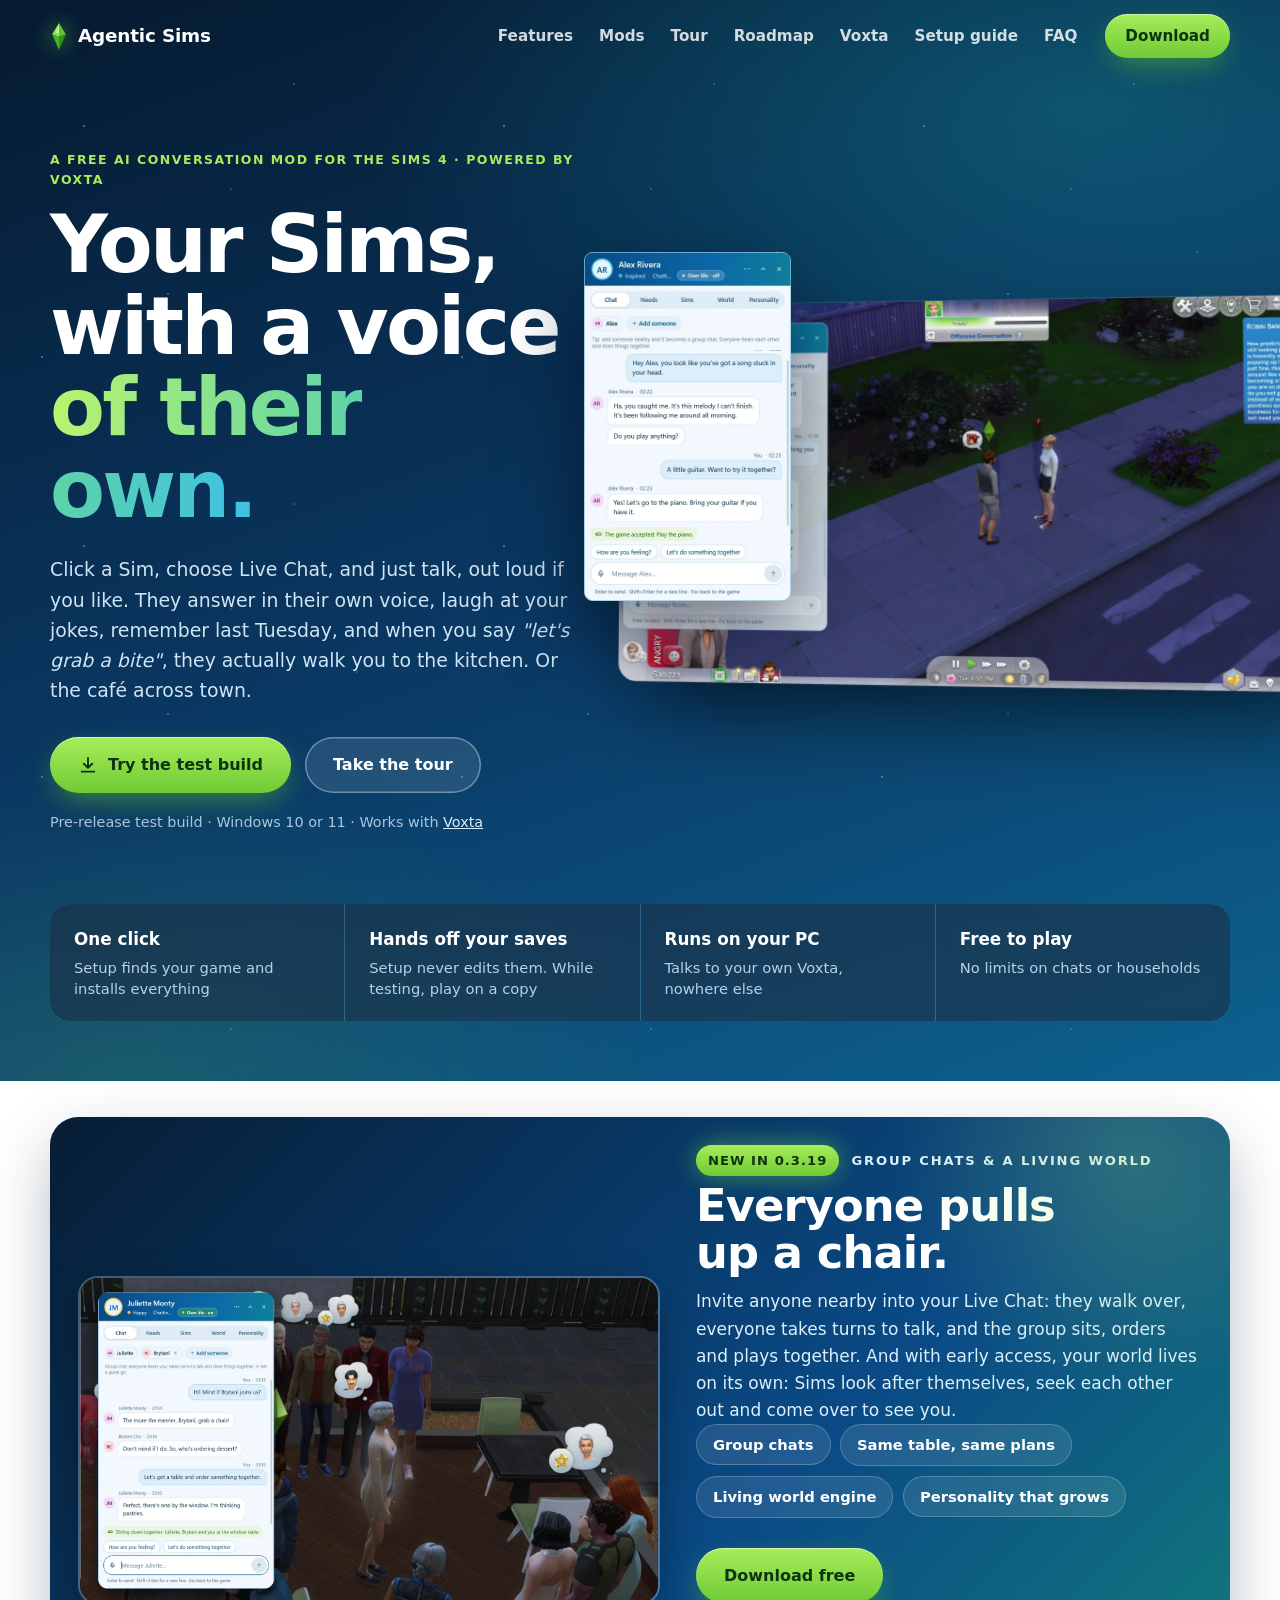
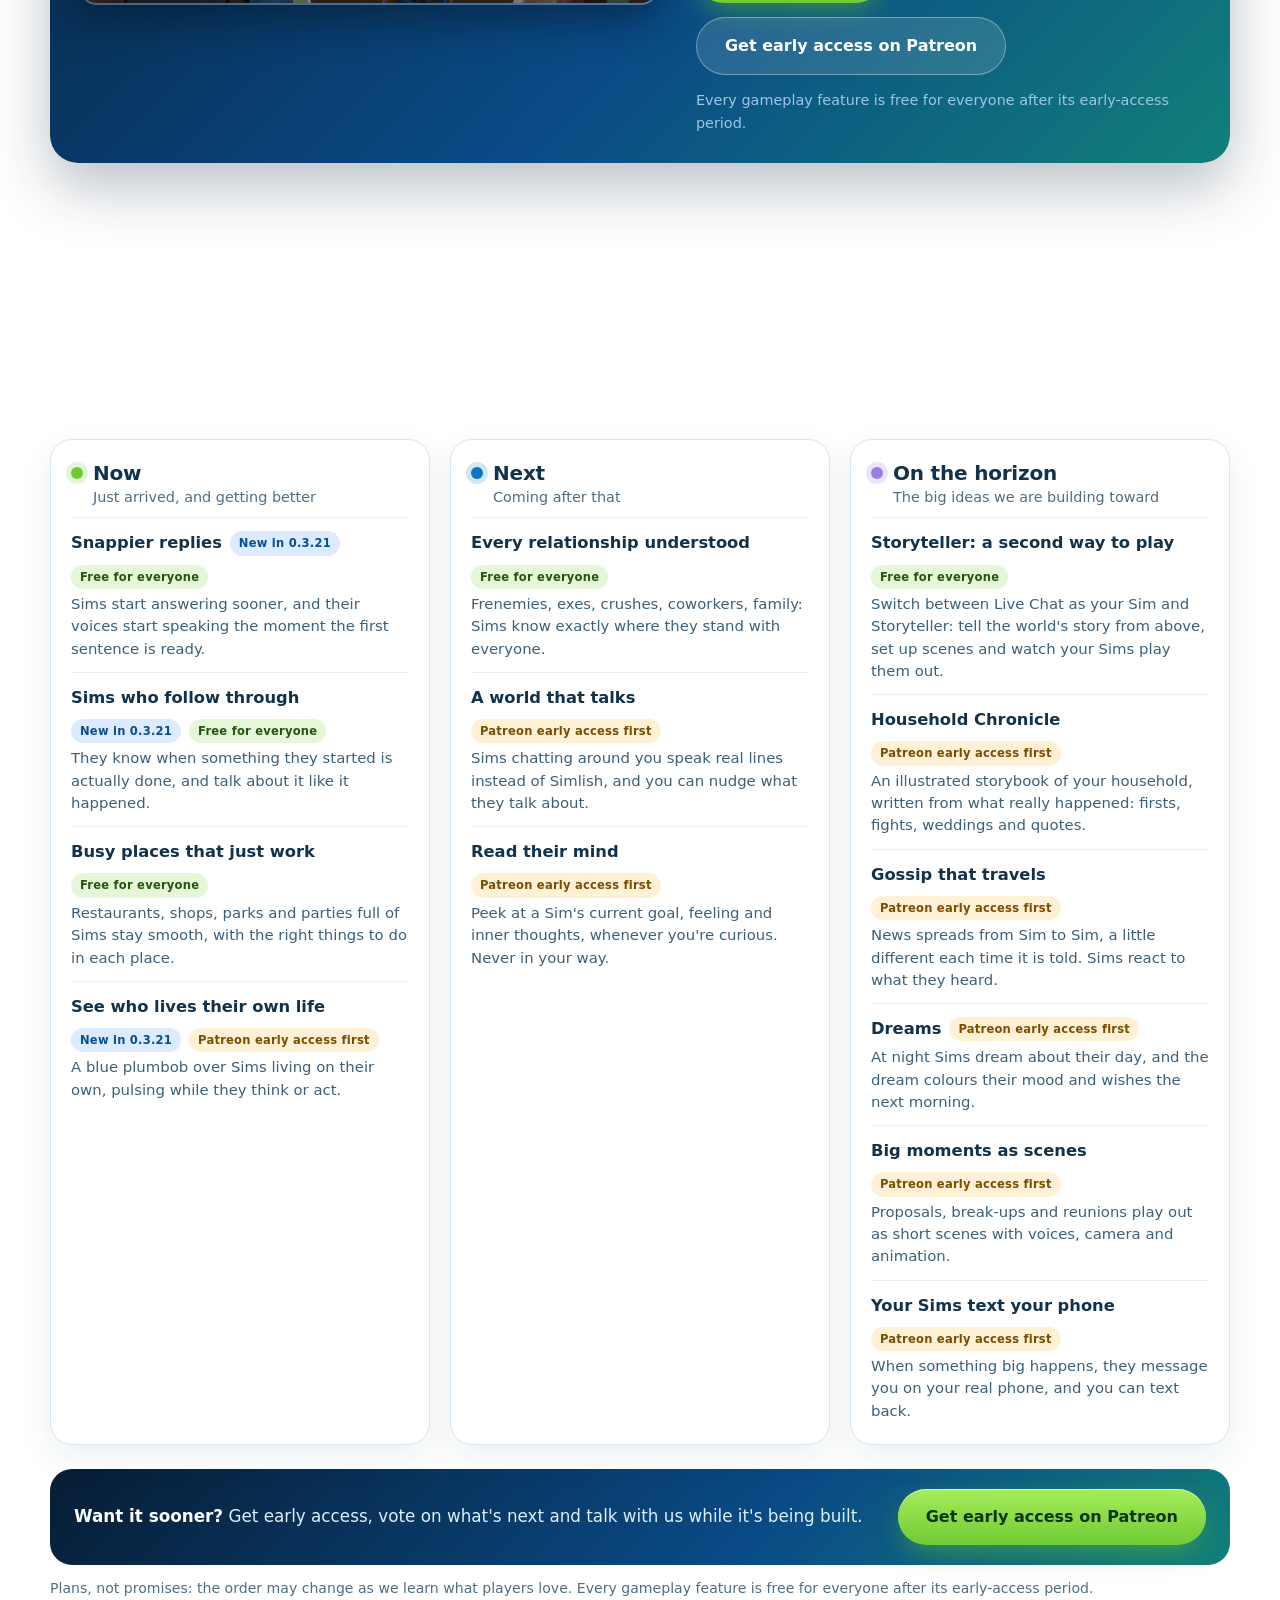
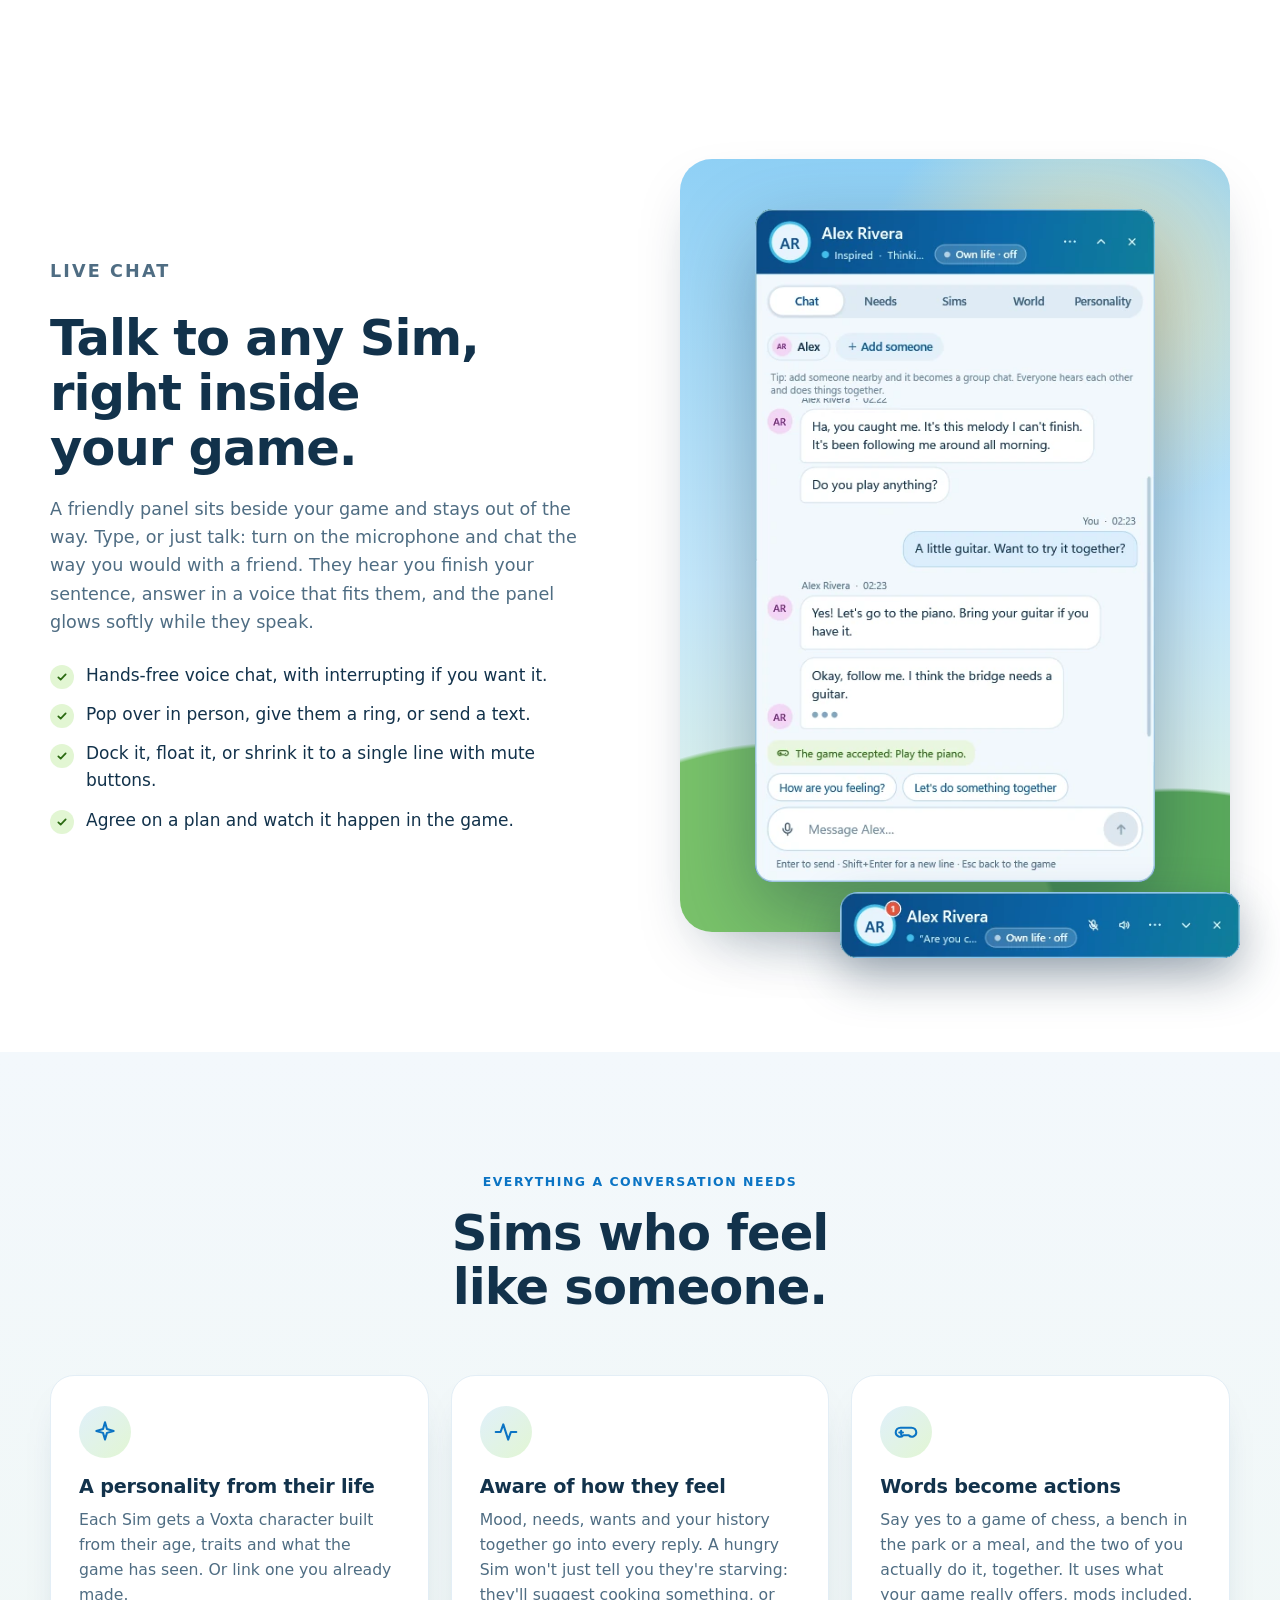
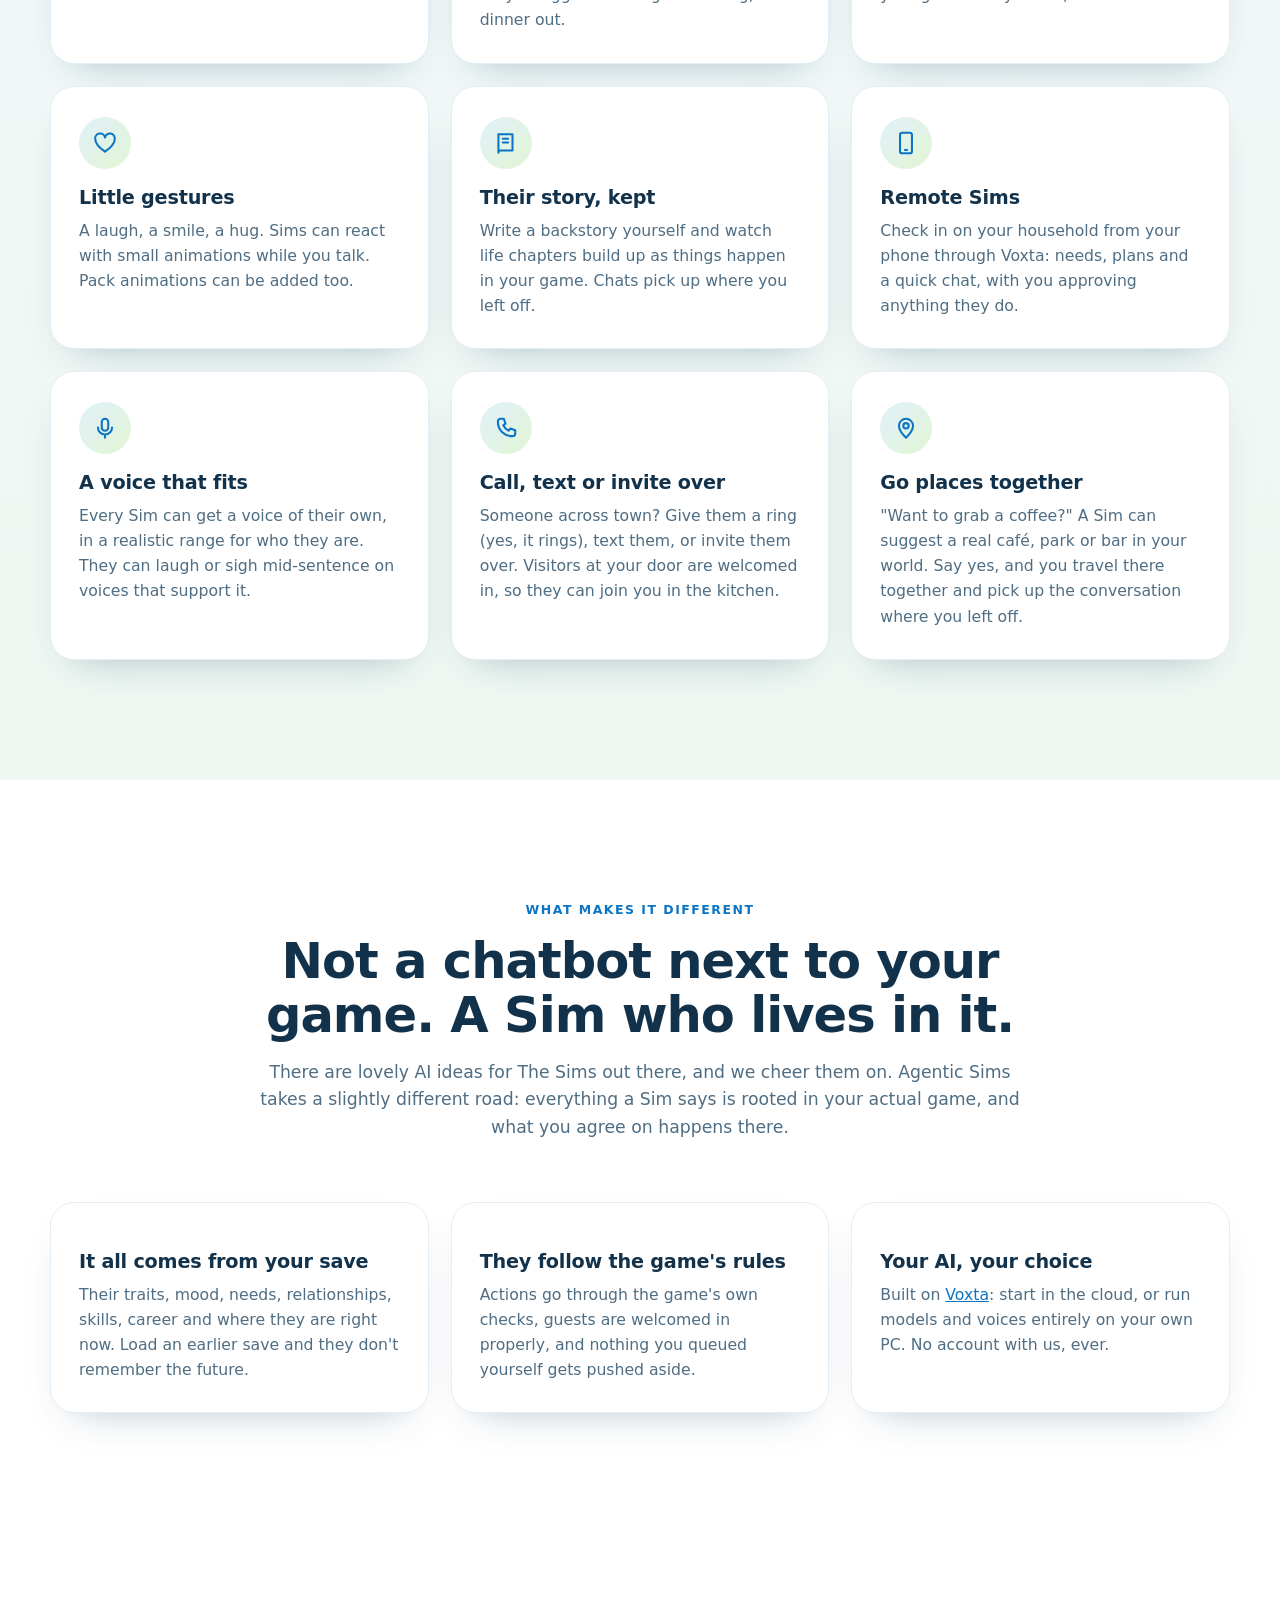
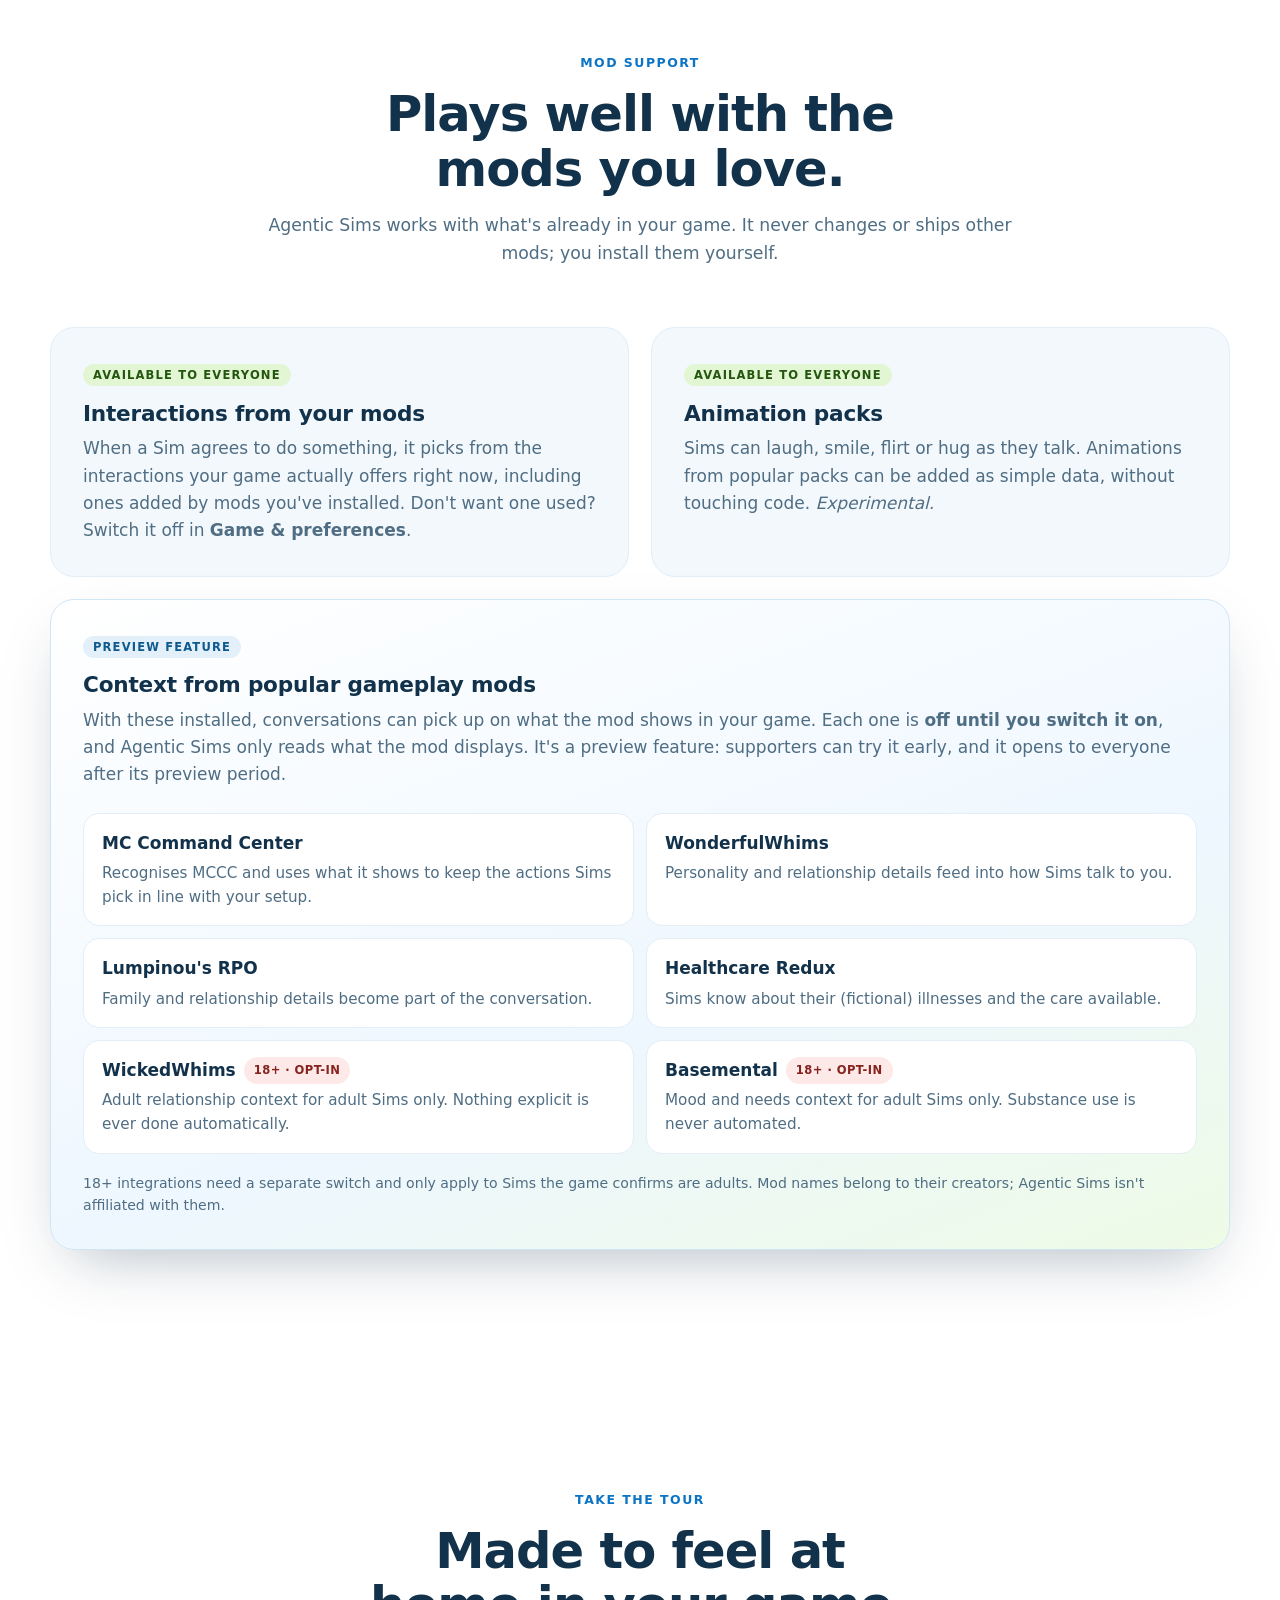
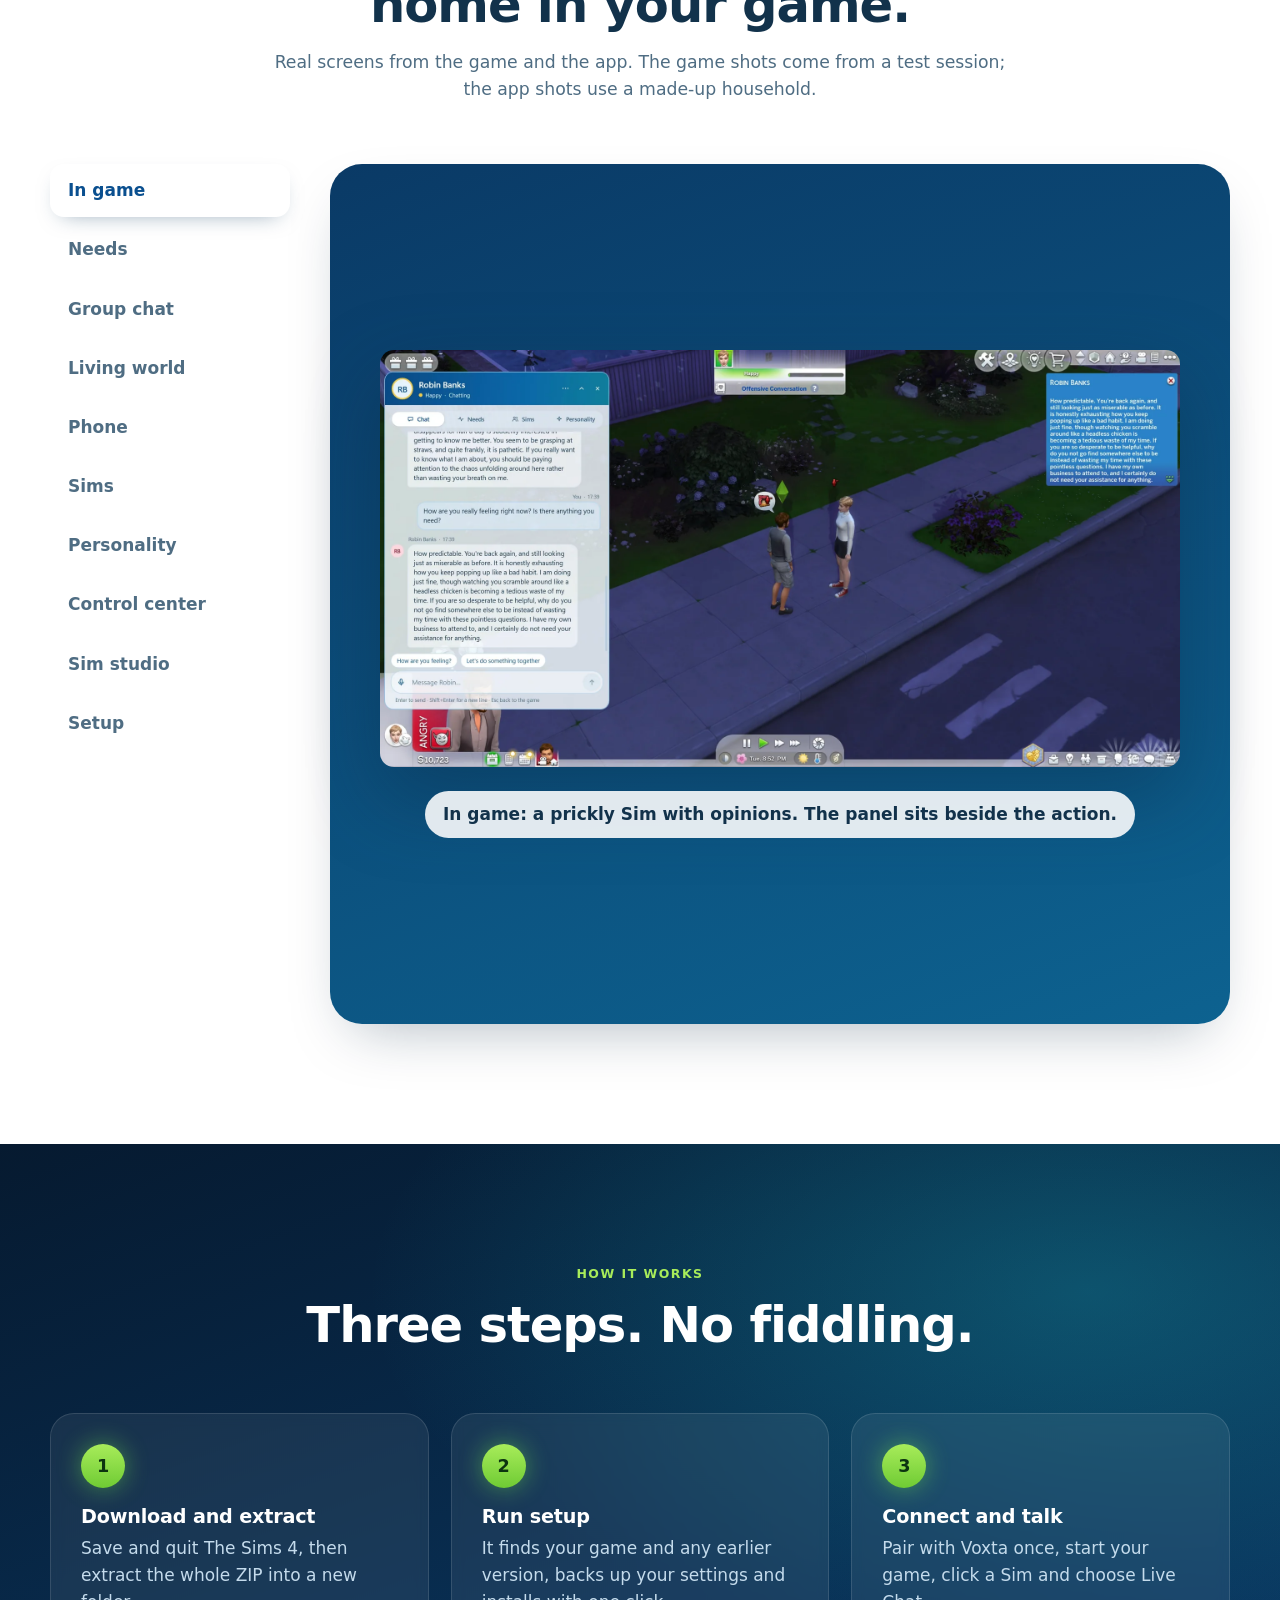
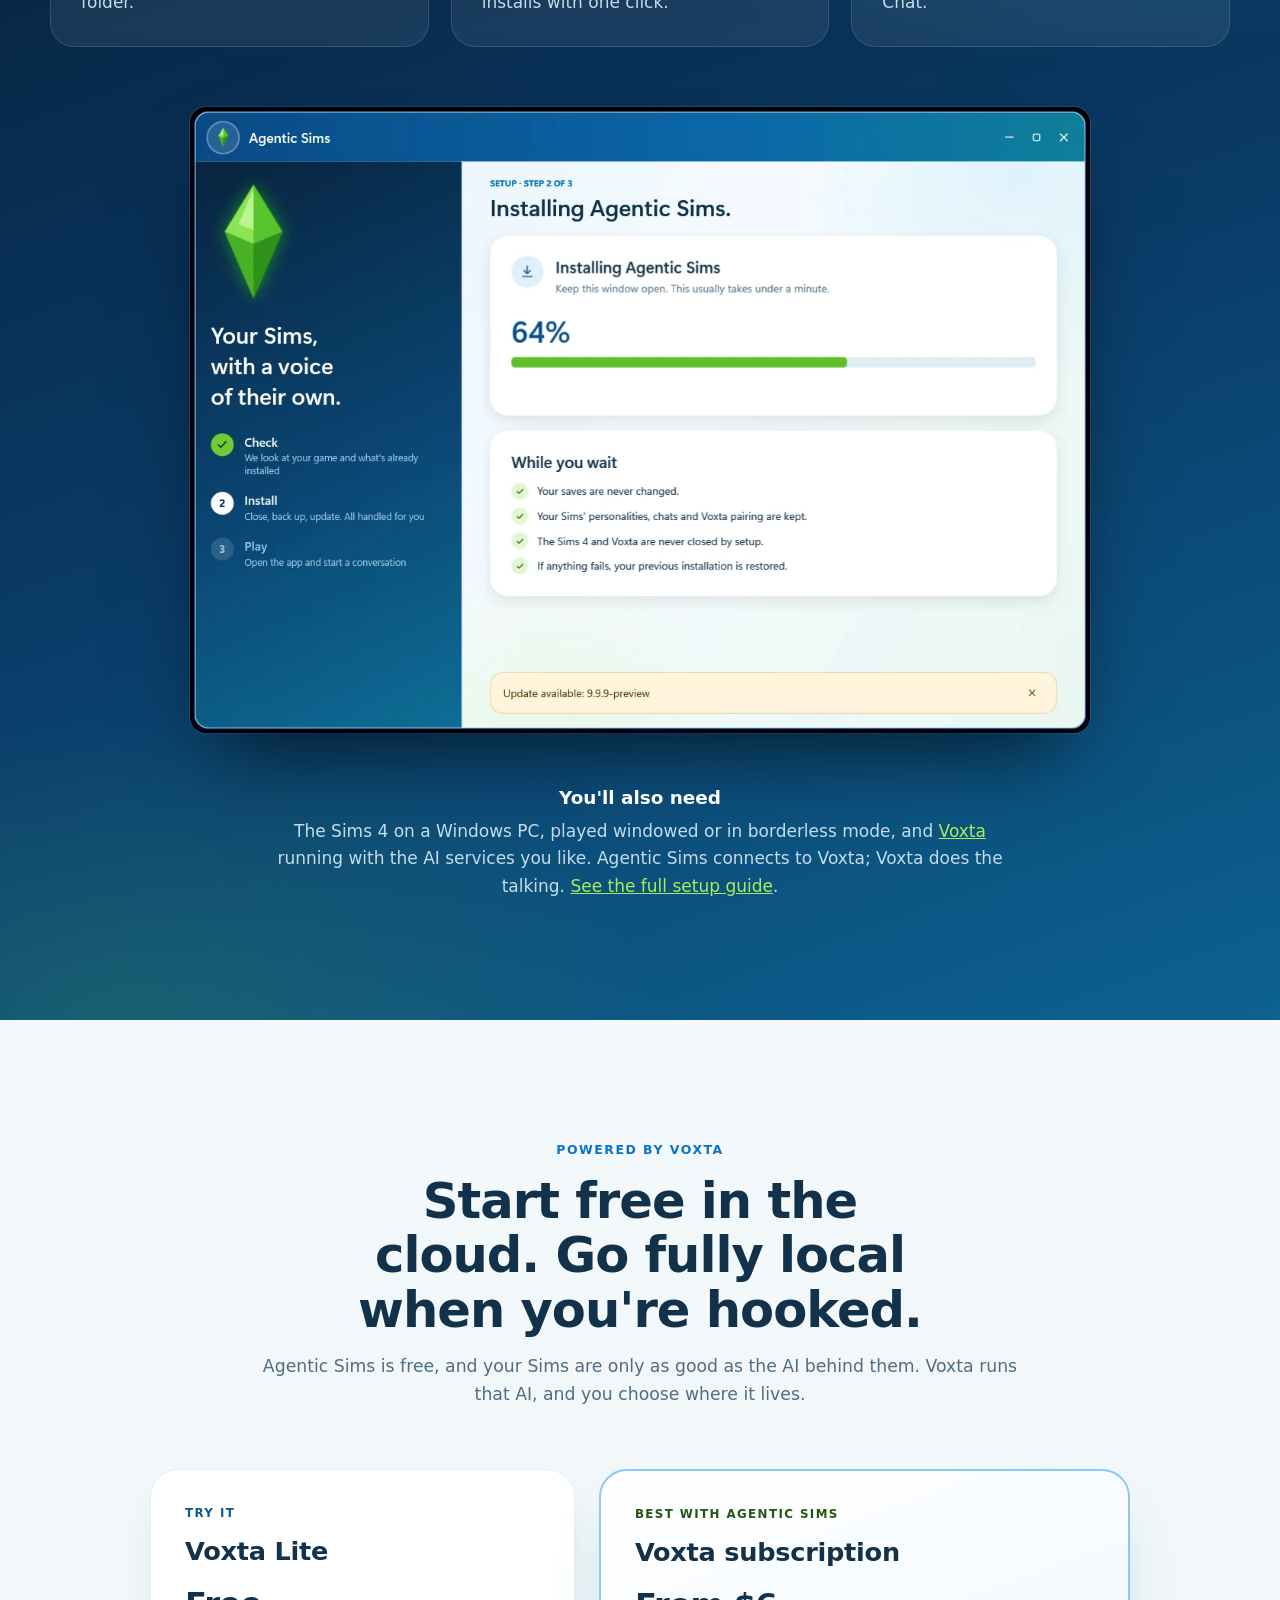
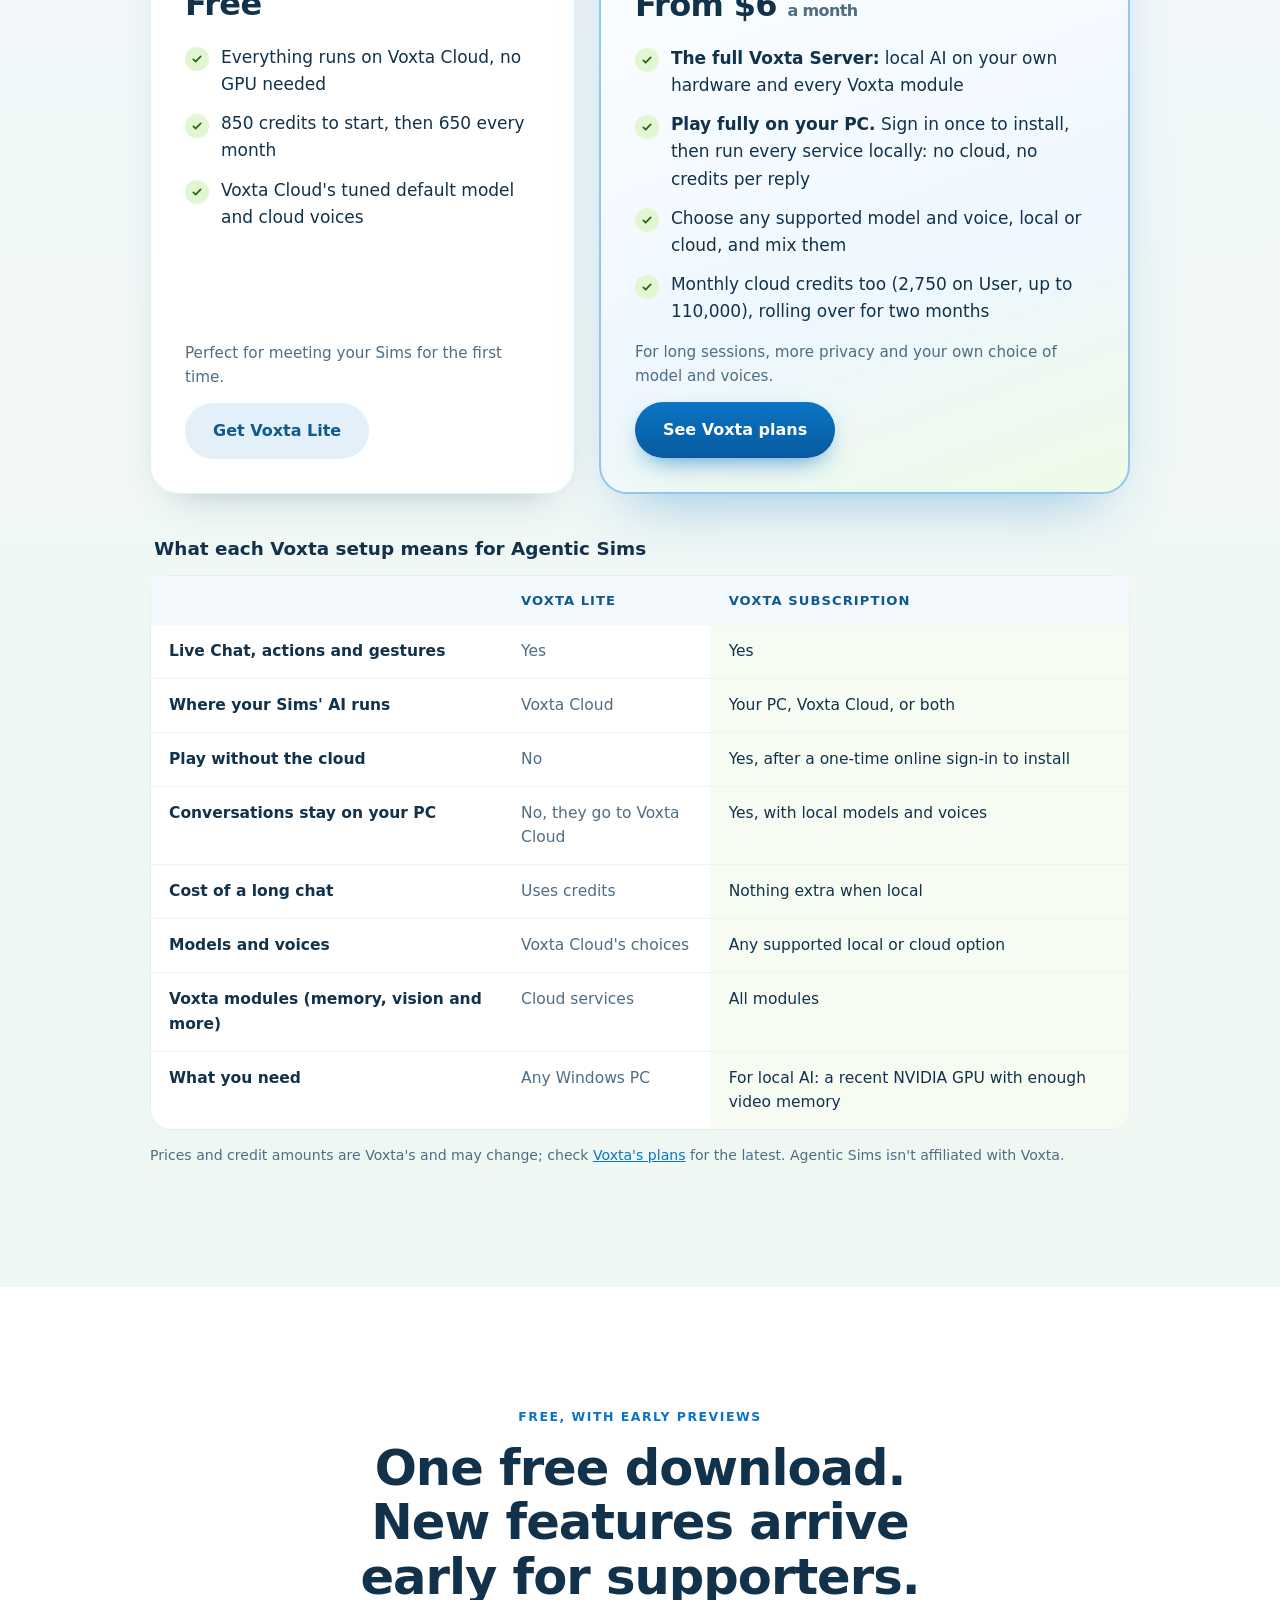
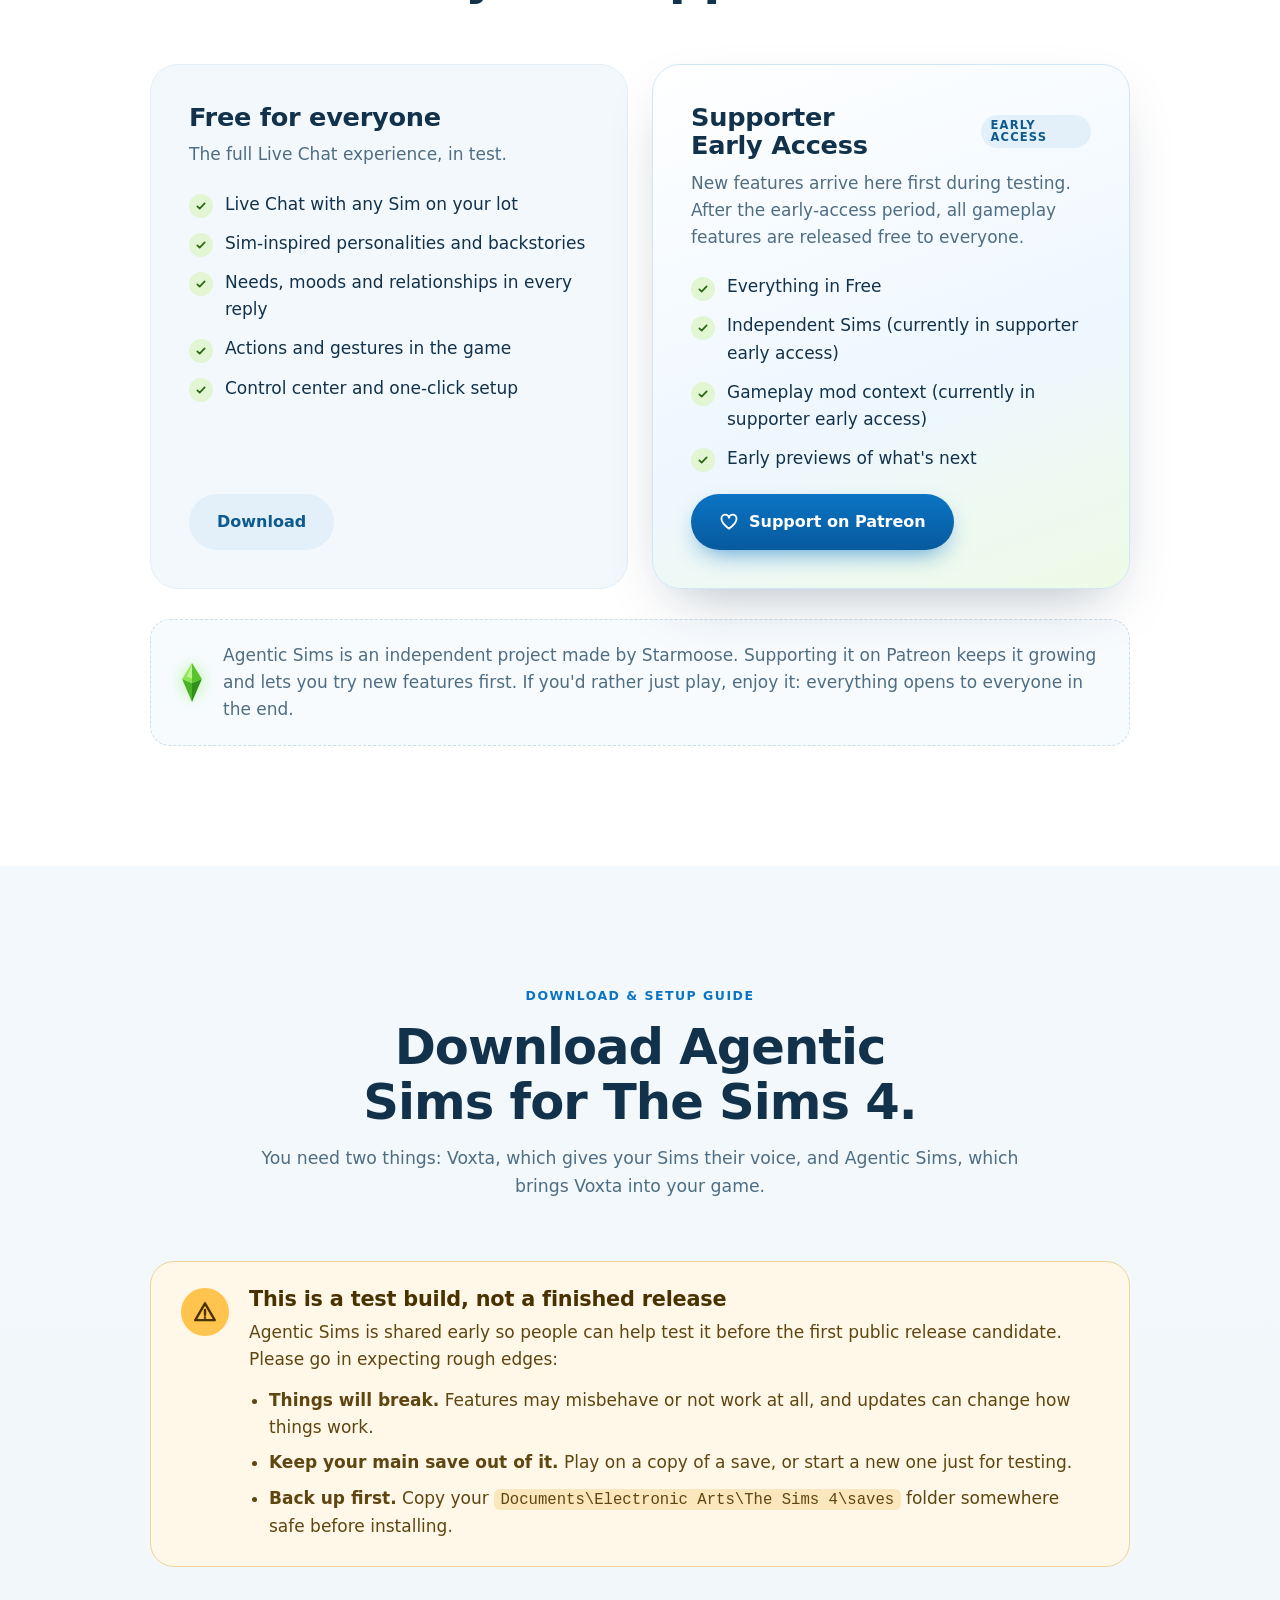
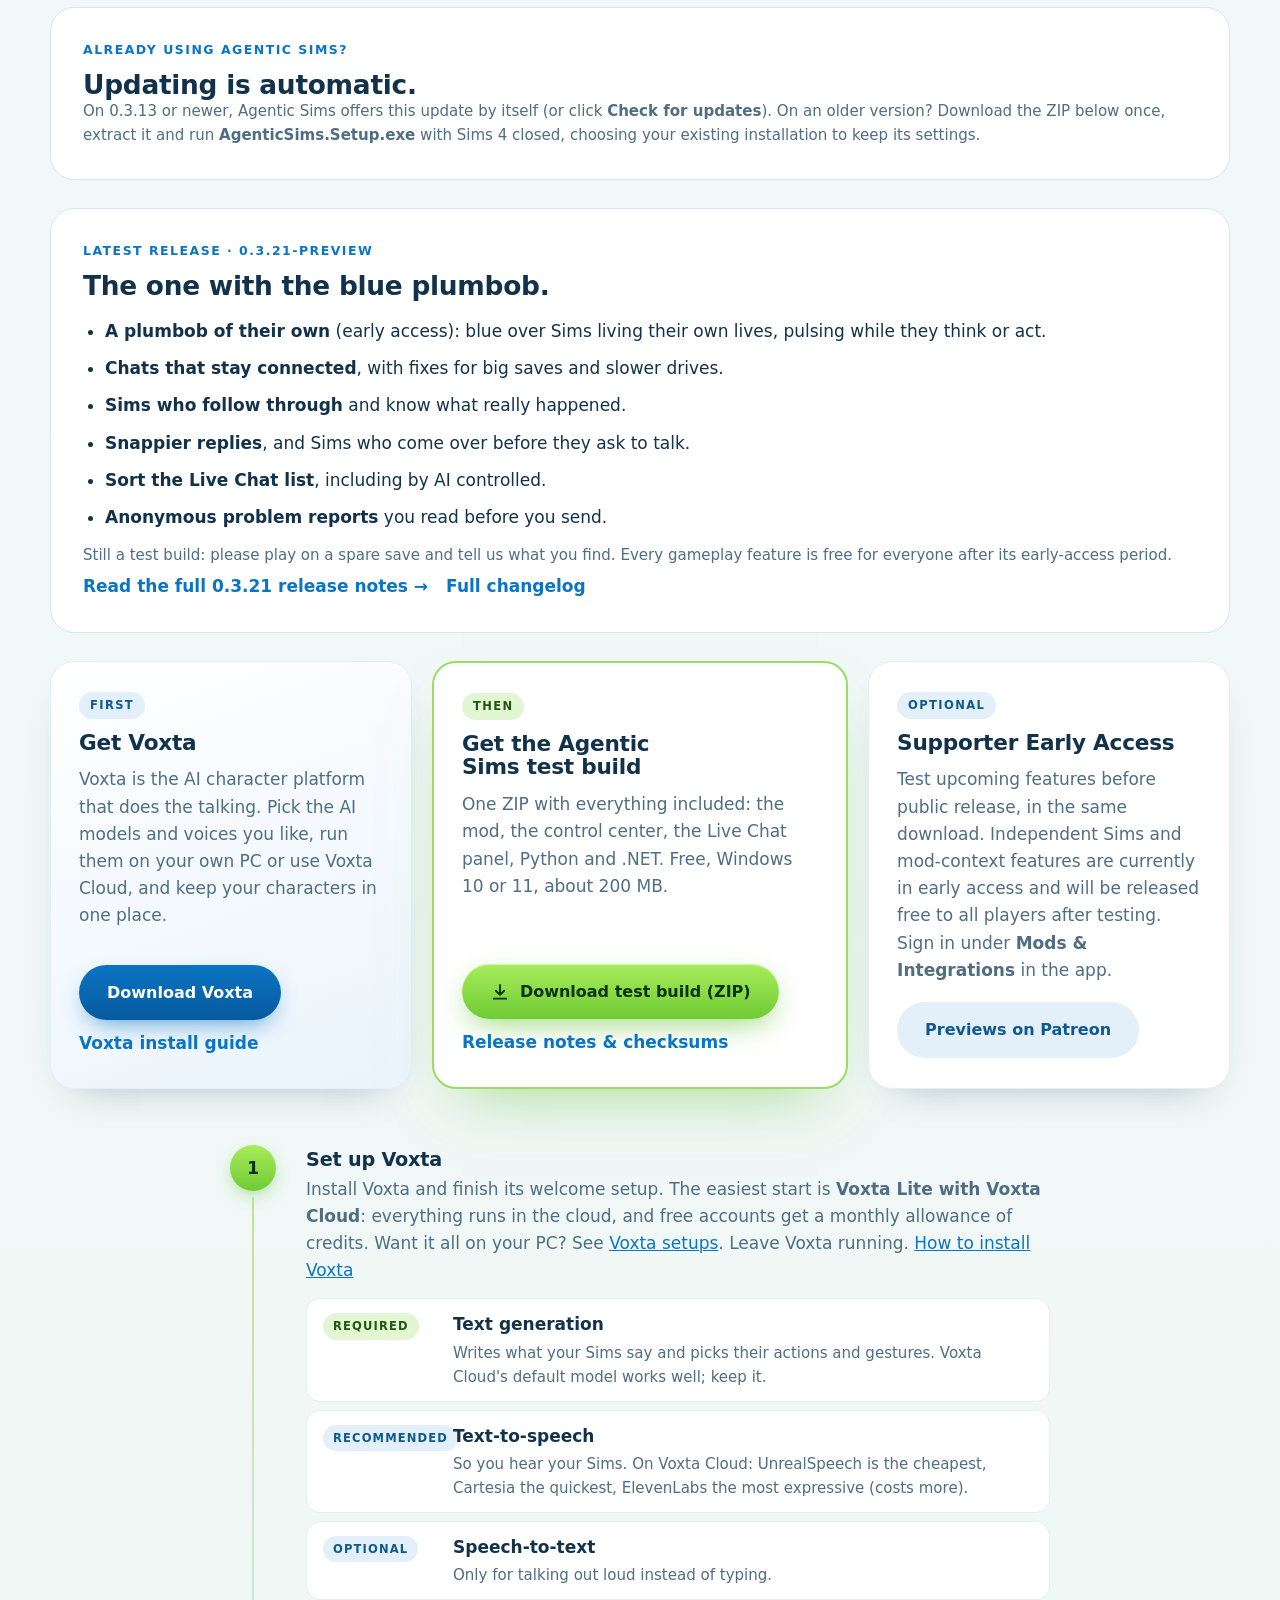
<file: index.html>
<!doctype html>
<html lang="en">
<head>
<meta charset="utf-8">
<meta name="viewport" content="width=device-width, initial-scale=1">
<title>Agentic Sims | Free Sims 4 AI Chat Mod Powered by Voxta</title>
<meta name="description" content="Talk to your Sims with Agentic Sims, a free Sims 4 AI conversation mod powered by Voxta. Download the experimental Windows preview and follow the setup guide.">
<meta name="theme-color" content="#082440">
<meta property="og:type" content="website">
<meta property="og:title" content="Agentic Sims | Free Sims 4 AI Chat Mod Powered by Voxta">
<meta property="og:description" content="Talk to your Sims with Agentic Sims, a free Sims 4 AI conversation mod powered by Voxta. Download the experimental Windows preview and follow the setup guide.">
<meta property="og:url" content="https://seeingterra.github.io/agentic-sims/">
<meta property="og:image" content="https://seeingterra.github.io/agentic-sims/assets/share.png">
<link rel="canonical" href="https://seeingterra.github.io/agentic-sims/">
<meta name="twitter:card" content="summary_large_image">
<meta name="robots" content="index, follow, max-image-preview:large">
<meta property="og:site_name" content="Agentic Sims">
<meta property="og:locale" content="en_US">
<meta property="og:image:width" content="1200">
<meta property="og:image:height" content="630">
<meta property="og:image:alt" content="Agentic Sims, an AI conversation mod for The Sims 4 powered by Voxta">
<meta name="twitter:title" content="Agentic Sims | Free Sims 4 AI Chat Mod Powered by Voxta">
<meta name="twitter:description" content="Talk to your Sims with Agentic Sims, a free Sims 4 AI conversation mod powered by Voxta. Download the experimental Windows preview and follow the setup guide.">
<meta name="twitter:image" content="https://seeingterra.github.io/agentic-sims/assets/share.png">
<meta name="twitter:image:alt" content="Agentic Sims: talk to your Sims with Voxta">
<link rel="sitemap" type="application/xml" href="sitemap.xml">

<link rel="icon" href="assets/gem.svg" type="image/svg+xml">
<link rel="stylesheet" href="styles.css?v=1fb6413fc3">
<script src="script.js?v=b0cff33629" defer></script>
<script type="application/ld+json">
{
  "@context": "https://schema.org",
  "@graph": [
    {
      "@type": "WebSite",
      "@id": "https://seeingterra.github.io/agentic-sims/#website",
      "url": "https://seeingterra.github.io/agentic-sims/",
      "name": "Agentic Sims",
      "inLanguage": "en"
    },
    {
      "@type": "WebPage",
      "@id": "https://seeingterra.github.io/agentic-sims/#webpage",
      "url": "https://seeingterra.github.io/agentic-sims/",
      "name": "Agentic Sims | Free Sims 4 AI Chat Mod Powered by Voxta",
      "description": "Talk to your Sims with Agentic Sims, a free Sims 4 AI conversation mod powered by Voxta. Download the experimental Windows preview and follow the setup guide.",
      "isPartOf": {
        "@id": "https://seeingterra.github.io/agentic-sims/#website"
      },
      "about": {
        "@id": "https://seeingterra.github.io/agentic-sims/#software"
      },
      "inLanguage": "en",
      "primaryImageOfPage": {
        "@type": "ImageObject",
        "url": "https://seeingterra.github.io/agentic-sims/assets/share.png",
        "width": 1200,
        "height": 630
      }
    },
    {
      "@type": "SoftwareApplication",
      "@id": "https://seeingterra.github.io/agentic-sims/#software",
      "name": "Agentic Sims",
      "url": "https://seeingterra.github.io/agentic-sims/",
      "applicationCategory": "GameApplication",
      "operatingSystem": "Windows 10, Windows 11",
      "description": "Free experimental AI conversation mod and desktop companion for The Sims 4, powered by a separate Voxta server. Pre-release test build; use a spare save.",
      "softwareRequirements": "The Sims 4 and a separately configured Voxta server. AI provider costs may apply.",
      "downloadUrl": "https://github.com/seeingterra/agentic-sims/releases/latest/download/Agentic-Sims.zip",
      "releaseNotes": "https://github.com/seeingterra/agentic-sims/releases",
      "screenshot": "https://seeingterra.github.io/agentic-sims/assets/ingame-chat.webp",
      "image": "https://seeingterra.github.io/agentic-sims/assets/share.png",
      "offers": {
        "@type": "Offer",
        "price": "0",
        "priceCurrency": "USD",
        "url": "https://seeingterra.github.io/agentic-sims/#download"
      },
      "author": {
        "@type": "Person",
        "name": "seeingterra",
        "url": "https://github.com/seeingterra"
      },
      "sameAs": [
        "https://github.com/seeingterra/agentic-sims",
        "https://www.patreon.com/starmoose/"
      ]
    }
  ]
}
</script>
</head>
<body>
<a class="skip" href="#main">Skip to content</a>

<header class="nav" id="top">
 <div class="wrap nav-row">
  <a class="brand" href="#top" aria-label="Agentic Sims home">
   <img src="assets/gem.svg" alt="" width="18" height="27">
   <span>Agentic Sims</span>
  </a>
  <nav aria-label="Sections">
   <a href="#features">Features</a>
   <a href="#mods">Mods</a>
   <a href="#tour">Tour</a>
   <a href="#roadmap">Roadmap</a>
   <a href="#voxta">Voxta</a>
   <a href="#download">Setup guide</a>
   <a href="#faq">FAQ</a>
  </nav>
  <a class="btn btn-hero btn-small" href="#download">Download</a>
 </div>
</header>

<main id="main">


<!-- Hero -->
<section class="hero">
 <div class="stars" aria-hidden="true"></div>
 <div class="wrap hero-grid">
  <div class="hero-copy reveal">
   <p class="eyebrow eyebrow-light">A free AI conversation mod for The Sims 4 · powered by Voxta</p>
   <h1>Your Sims,<br>with a voice<br><span class="accent">of their own.</span></h1>
   <p class="lede">Click a Sim, choose Live Chat, and just talk, out loud if you like. They answer in their own voice, laugh at your jokes, remember last Tuesday, and when you say <em>"let's grab a bite"</em>, they actually walk you to the kitchen. Or the café across town.</p>
   <div class="cta-row">
    <a class="btn btn-hero" href="#download">
     <svg viewBox="0 0 24 24" width="24" height="24" fill="none" stroke="currentColor" stroke-width="2" stroke-linecap="round" stroke-linejoin="round" aria-hidden="true"><path d="M12 3.5V15M7 10.5l5 5 5-5M4.5 20h15"/></svg>
     Try the test build
    </a>
    <a class="btn btn-ghost" href="#tour">Take the tour</a>
   </div>
   <p class="fine">Pre-release test build · Windows 10 or 11 · Works with <a href="https://voxta.ai/?utm_source=agentic-sims&amp;utm_medium=referral&amp;utm_campaign=agentic-sims-site&amp;utm_content=hero" rel="noopener" target="_blank">Voxta</a></p>
  </div>
  <div class="hero-art hero-art-game reveal" aria-hidden="true">
   <div class="halo"></div>
   <img class="hero-shot" src="assets/ingame-chat.webp" alt="Agentic Sims Live Chat beside two Sims talking in The Sims 4" fetchpriority="high" decoding="async" width="1920" height="1000">
   <div class="hero-panel-wrap"><img class="hero-panel float" src="assets/panel-chat.webp" alt="" width="440" height="740"></div>
  </div>
 </div>
 <div class="wrap trust reveal">
  <div><strong>One click</strong><span>Setup finds your game and installs everything</span></div>
  <div><strong>Hands off your saves</strong><span>Setup never edits them. While testing, play on a copy</span></div>
  <div><strong>Runs on your PC</strong><span>Talks to your own Voxta, nowhere else</span></div>
  <div><strong>Free to play</strong><span>No limits on chats or households</span></div>
 </div>
</section>

<!-- Feature news: what's new in this release, right below the hero -->
<section class="feature-news" aria-labelledby="feature-news-title">
 <div class="wrap feature-news-card reveal">
  <figure class="feature-news-shot"><img src="assets/ingame-group-chat.webp" alt="In game: a Live Chat group chat with Juliette and Brytani at a cafe" width="1600" height="900" loading="lazy" decoding="async"></figure>
  <div class="feature-news-copy">
   <p class="splash-tag"><span>New in 0.3.19</span> Group chats &amp; a living world</p>
   <h2 id="feature-news-title">Everyone pulls up a chair.</h2>
   <p>Invite anyone nearby into your Live Chat: they walk over, everyone takes turns to talk, and the group sits, orders and plays together. And with early access, your world lives on its own: Sims look after themselves, seek each other out and come over to see you.</p>
   <ul class="splash-pills"><li>Group chats</li><li>Same table, same plans</li><li>Living world engine</li><li>Personality that grows</li></ul>
   <div class="splash-cta">
    <a class="btn btn-hero" href="#download">Download free</a>
    <a class="btn feature-news-ghost" href="https://www.patreon.com/starmoose/membership" rel="noopener">Get early access on Patreon</a>
   </div>
   <p class="feature-news-note">Every gameplay feature is free for everyone after its early-access period.</p>
  </div>
 </div>
</section>

<!-- Roadmap: long-term plans and what supporters get first -->
<section class="roadmap" id="roadmap" aria-labelledby="roadmap-title">
 <div class="wrap">
  <div class="rm-head reveal">
   <p class="eyebrow">Roadmap</p>
   <h2 id="roadmap-title">Where Agentic Sims is going</h2>
   <p class="rm-lead">A living world that keeps getting richer. Supporters on Patreon play new features first and help decide what comes next. Every gameplay feature becomes free for everyone after its early-access period.</p>
  </div>
  <div class="rm-grid">
   <div class="rm-col rm-now reveal">
    <div class="rm-col-head"><span class="rm-dot" aria-hidden="true"></span><h3>Now</h3><p>Just arrived, and getting better</p></div>
    <ul>
      <li><div class="rm-item-head"><strong>Snappier replies</strong><span class="rm-tag rm-new">New in 0.3.21</span><span class="rm-tag rm-free">Free for everyone</span></div><p>Sims start answering sooner, and their voices start speaking the moment the first sentence is ready.</p></li>
      <li><div class="rm-item-head"><strong>Sims who follow through</strong><span class="rm-tag rm-new">New in 0.3.21</span><span class="rm-tag rm-free">Free for everyone</span></div><p>They know when something they started is actually done, and talk about it like it happened.</p></li>
      <li><div class="rm-item-head"><strong>Busy places that just work</strong><span class="rm-tag rm-free">Free for everyone</span></div><p>Restaurants, shops, parks and parties full of Sims stay smooth, with the right things to do in each place.</p></li>
      <li><div class="rm-item-head"><strong>See who lives their own life</strong><span class="rm-tag rm-new">New in 0.3.21</span><span class="rm-tag rm-ea">Patreon early access first</span></div><p>A blue plumbob over Sims living on their own, pulsing while they think or act.</p></li>
    </ul>
   </div>
   <div class="rm-col rm-next reveal">
    <div class="rm-col-head"><span class="rm-dot" aria-hidden="true"></span><h3>Next</h3><p>Coming after that</p></div>
    <ul>
      <li><div class="rm-item-head"><strong>Every relationship understood</strong><span class="rm-tag rm-free">Free for everyone</span></div><p>Frenemies, exes, crushes, coworkers, family: Sims know exactly where they stand with everyone.</p></li>
      <li><div class="rm-item-head"><strong>A world that talks</strong><span class="rm-tag rm-ea">Patreon early access first</span></div><p>Sims chatting around you speak real lines instead of Simlish, and you can nudge what they talk about.</p></li>
      <li><div class="rm-item-head"><strong>Read their mind</strong><span class="rm-tag rm-ea">Patreon early access first</span></div><p>Peek at a Sim's current goal, feeling and inner thoughts, whenever you're curious. Never in your way.</p></li>
    </ul>
   </div>
   <div class="rm-col rm-later reveal">
    <div class="rm-col-head"><span class="rm-dot" aria-hidden="true"></span><h3>On the horizon</h3><p>The big ideas we are building toward</p></div>
    <ul>
      <li><div class="rm-item-head"><strong>Storyteller: a second way to play</strong><span class="rm-tag rm-free">Free for everyone</span></div><p>Switch between Live Chat as your Sim and Storyteller: tell the world's story from above, set up scenes and watch your Sims play them out.</p></li>
      <li><div class="rm-item-head"><strong>Household Chronicle</strong><span class="rm-tag rm-ea">Patreon early access first</span></div><p>An illustrated storybook of your household, written from what really happened: firsts, fights, weddings and quotes.</p></li>
      <li><div class="rm-item-head"><strong>Gossip that travels</strong><span class="rm-tag rm-ea">Patreon early access first</span></div><p>News spreads from Sim to Sim, a little different each time it is told. Sims react to what they heard.</p></li>
      <li><div class="rm-item-head"><strong>Dreams</strong><span class="rm-tag rm-ea">Patreon early access first</span></div><p>At night Sims dream about their day, and the dream colours their mood and wishes the next morning.</p></li>
      <li><div class="rm-item-head"><strong>Big moments as scenes</strong><span class="rm-tag rm-ea">Patreon early access first</span></div><p>Proposals, break-ups and reunions play out as short scenes with voices, camera and animation.</p></li>
      <li><div class="rm-item-head"><strong>Your Sims text your phone</strong><span class="rm-tag rm-ea">Patreon early access first</span></div><p>When something big happens, they message you on your real phone, and you can text back.</p></li>
    </ul>
   </div>
  </div>
  <div class="rm-cta reveal">
   <div><strong>Want it sooner?</strong> Get early access, vote on what's next and talk with us while it's being built.</div>
   <a class="btn btn-hero" href="https://www.patreon.com/starmoose/membership" rel="noopener">Get early access on Patreon</a>
  </div>
  <p class="rm-note">Plans, not promises: the order may change as we learn what players love. Every gameplay feature is free for everyone after its early-access period.</p>
 </div>
</section>


<!-- Live Chat -->
<section class="section" id="features">
 <div class="wrap split">
  <div class="split-copy reveal">
   <p class="eyebrow">Live Chat</p>
   <h2>Talk to any Sim, right inside your game.</h2>
   <p>A friendly panel sits beside your game and stays out of the way. Type, or just talk: turn on the microphone and chat the way you would with a friend. They hear you finish your sentence, answer in a voice that fits them, and the panel glows softly while they speak.</p>
   <ul class="ticks">
    <li>Hands-free voice chat, with interrupting if you want it.</li>
    <li>Pop over in person, give them a ring, or send a text.</li>
    <li>Dock it, float it, or shrink it to a single line with mute buttons.</li>
    <li>Agree on a plan and watch it happen in the game.</li>
   </ul>
  </div>
  <div class="stage reveal">
   <div class="world" aria-hidden="true"></div>
   <img class="stage-panel" src="assets/panel-typing.webp" alt="The Live Chat panel: a conversation with Alex Rivera, who is typing a reply." width="440" height="740" loading="lazy">
   <img class="stage-mini" src="assets/panel-collapsed.webp" alt="The panel minimized to one line, showing an unread reply." width="440" height="72" loading="lazy">
  </div>
 </div>
</section>

<!-- Feature cards -->
<section class="section section-tint">
 <div class="wrap">
  <div class="section-head reveal">
   <p class="eyebrow">Everything a conversation needs</p>
   <h2>Sims who feel like someone.</h2>
  </div>
  <div class="cards">
   <article class="card reveal">
    <div class="icon"><svg viewBox="0 0 24 24" width="24" height="24" fill="none" stroke="currentColor" stroke-width="2" stroke-linecap="round" stroke-linejoin="round"><path d="M12 3l1.8 6.2L20 11l-6.2 1.8L12 19l-1.8-6.2L4 11l6.2-1.8z"/></svg></div>
    <h3>A personality from their life</h3>
    <p>Each Sim gets a Voxta character built from their age, traits and what the game has seen. Or link one you already made.</p>
   </article>
   <article class="card reveal">
    <div class="icon"><svg viewBox="0 0 24 24" width="24" height="24" fill="none" stroke="currentColor" stroke-width="2" stroke-linecap="round" stroke-linejoin="round"><path d="M2.5 12H7l2.5-7L14 19l2.5-7h5"/></svg></div>
    <h3>Aware of how they feel</h3>
    <p>Mood, needs, wants and your history together go into every reply. A hungry Sim won't just tell you they're starving: they'll suggest cooking something, or dinner out.</p>
   </article>
   <article class="card reveal">
    <div class="icon"><svg viewBox="0 0 24 24" width="24" height="24" fill="none" stroke="currentColor" stroke-width="2" stroke-linecap="round" stroke-linejoin="round"><path d="M7 8h10a4.5 4.5 0 014.5 4.5A4 4 0 0114.5 15h-5a4 4 0 01-7-2.5A4.5 4.5 0 017 8zM7.5 10.8v3.4M5.8 12.5h3.4"/></svg></div>
    <h3>Words become actions</h3>
    <p>Say yes to a game of chess, a bench in the park or a meal, and the two of you actually do it, together. It uses what your game really offers, mods included.</p>
   </article>
   <article class="card reveal">
    <div class="icon"><svg viewBox="0 0 24 24" width="24" height="24" fill="none" stroke="currentColor" stroke-width="2" stroke-linecap="round" stroke-linejoin="round"><path d="M12 20c-7-5-9-8.5-9-11.5A4.5 4.5 0 0112 7a4.5 4.5 0 019 1.5c0 3-2 6.5-9 11.5z"/></svg></div>
    <h3>Little gestures</h3>
    <p>A laugh, a smile, a hug. Sims can react with small animations while you talk. Pack animations can be added too.</p>
   </article>
   <article class="card reveal">
    <div class="icon"><svg viewBox="0 0 24 24" width="24" height="24" fill="none" stroke="currentColor" stroke-width="2" stroke-linecap="round" stroke-linejoin="round"><path d="M5 4h13v15H7a2 2 0 00-2 2zM9 8h5M9 11.5h5"/></svg></div>
    <h3>Their story, kept</h3>
    <p>Write a backstory yourself and watch life chapters build up as things happen in your game. Chats pick up where you left off.</p>
   </article>
   <article class="card reveal">
    <div class="icon"><svg viewBox="0 0 24 24" width="24" height="24" fill="none" stroke="currentColor" stroke-width="2" stroke-linecap="round" stroke-linejoin="round"><path d="M8.5 2.5h7a2 2 0 012 2v15a2 2 0 01-2 2h-7a2 2 0 01-2-2v-15a2 2 0 012-2zM11 18.5h2"/></svg></div>
    <h3>Remote Sims</h3>
    <p>Check in on your household from your phone through Voxta: needs, plans and a quick chat, with you approving anything they do.</p>
   </article>
   <article class="card reveal">
    <div class="icon"><svg viewBox="0 0 24 24" width="24" height="24" fill="none" stroke="currentColor" stroke-width="2" stroke-linecap="round" stroke-linejoin="round"><path d="M12 3.5a3 3 0 013 3v5a3 3 0 01-6 0v-5a3 3 0 013-3zM5.5 11.5a6.5 6.5 0 0013 0M12 18v3"/></svg></div>
    <h3>A voice that fits</h3>
    <p>Every Sim can get a voice of their own, in a realistic range for who they are. They can laugh or sigh mid-sentence on voices that support it.</p>
   </article>
   <article class="card reveal">
    <div class="icon"><svg viewBox="0 0 24 24" width="24" height="24" fill="none" stroke="currentColor" stroke-width="2" stroke-linecap="round" stroke-linejoin="round"><path d="M7 3.5h3l1.5 4.5-2 1.5c1.1 2.4 2.6 3.9 5 5l1.5-2 4.5 1.5v3a2.5 2.5 0 01-2.5 2.5C10 19.5 4.5 14 4.5 6A2.5 2.5 0 017 3.5z"/></svg></div>
    <h3>Call, text or invite over</h3>
    <p>Someone across town? Give them a ring (yes, it rings), text them, or invite them over. Visitors at your door are welcomed in, so they can join you in the kitchen.</p>
   </article>
   <article class="card reveal">
    <div class="icon"><svg viewBox="0 0 24 24" width="24" height="24" fill="none" stroke="currentColor" stroke-width="2" stroke-linecap="round" stroke-linejoin="round"><path d="M12 21s-6.5-6.2-6.5-11a6.5 6.5 0 0113 0c0 4.8-6.5 11-6.5 11zM12 12.5a2.5 2.5 0 100-5 2.5 2.5 0 000 5z"/></svg></div>
    <h3>Go places together</h3>
    <p>"Want to grab a coffee?" A Sim can suggest a real café, park or bar in your world. Say yes, and you travel there together and pick up the conversation where you left off.</p>
   </article>
  </div>
 </div>
</section>

<!-- Why it's different -->
<section class="section" id="different">
 <div class="wrap">
  <div class="section-head reveal">
   <p class="eyebrow">What makes it different</p>
   <h2>Not a chatbot next to your game. A Sim who lives in it.</h2>
   <p class="section-sub">There are lovely AI ideas for The Sims out there, and we cheer them on. Agentic Sims takes a slightly different road: everything a Sim says is rooted in your actual game, and what you agree on happens there.</p>
  </div>
  <div class="cards">
   <article class="card reveal">
    <h3>It all comes from your save</h3>
    <p>Their traits, mood, needs, relationships, skills, career and where they are right now. Load an earlier save and they don't remember the future.</p>
   </article>
   <article class="card reveal">
    <h3>They follow the game's rules</h3>
    <p>Actions go through the game's own checks, guests are welcomed in properly, and nothing you queued yourself gets pushed aside.</p>
   </article>
   <article class="card reveal">
    <h3>Your AI, your choice</h3>
    <p>Built on <a href="https://voxta.ai/?utm_source=agentic-sims&amp;utm_medium=referral&amp;utm_campaign=agentic-sims-site&amp;utm_content=different" rel="noopener" target="_blank">Voxta</a>: start in the cloud, or run models and voices entirely on your own PC. No account with us, ever.</p>
   </article>
  </div>
 </div>
</section>

<!-- Mod support -->
<section class="section" id="mods">
 <div class="wrap">
  <div class="section-head reveal">
   <p class="eyebrow">Mod support</p>
   <h2>Plays well with the mods you love.</h2>
   <p class="section-sub">Agentic Sims works with what's already in your game. It never changes or ships other mods; you install them yourself.</p>
  </div>
  <div class="mod-grid">
   <article class="mod-card reveal">
    <span class="tag tag-free">Available to everyone</span>
    <h3>Interactions from your mods</h3>
    <p>When a Sim agrees to do something, it picks from the interactions your game actually offers right now, including ones added by mods you've installed. Don't want one used? Switch it off in <strong>Game &amp; preferences</strong>.</p>
   </article>
   <article class="mod-card reveal">
    <span class="tag tag-free">Available to everyone</span>
    <h3>Animation packs</h3>
    <p>Sims can laugh, smile, flirt or hug as they talk. Animations from popular packs can be added as simple data, without touching code. <em>Experimental.</em></p>
   </article>
   <article class="mod-card mod-card-wide reveal">
    <span class="tag">Preview feature</span>
    <h3>Context from popular gameplay mods</h3>
    <p>With these installed, conversations can pick up on what the mod shows in your game. Each one is <strong>off until you switch it on</strong>, and Agentic Sims only reads what the mod displays. It's a preview feature: supporters can try it early, and it opens to everyone after its preview period.</p>
    <ul class="mod-list">
     <li><strong>MC Command Center</strong><span>Recognises MCCC and uses what it shows to keep the actions Sims pick in line with your setup.</span></li>
     <li><strong>WonderfulWhims</strong><span>Personality and relationship details feed into how Sims talk to you.</span></li>
     <li><strong>Lumpinou's RPO</strong><span>Family and relationship details become part of the conversation.</span></li>
     <li><strong>Healthcare Redux</strong><span>Sims know about their (fictional) illnesses and the care available.</span></li>
     <li><strong>WickedWhims <span class="tag tag-adult">18+ · opt-in</span></strong><span>Adult relationship context for adult Sims only. Nothing explicit is ever done automatically.</span></li>
     <li><strong>Basemental <span class="tag tag-adult">18+ · opt-in</span></strong><span>Mood and needs context for adult Sims only. Substance use is never automated.</span></li>
    </ul>
    <p class="mod-note">18+ integrations need a separate switch and only apply to Sims the game confirms are adults. Mod names belong to their creators; Agentic Sims isn't affiliated with them.</p>
   </article>
  </div>
 </div>
</section>

<!-- Tour -->
<section class="section" id="tour">
 <div class="wrap">
  <div class="section-head reveal">
   <p class="eyebrow">Take the tour</p>
   <h2>Made to feel at home in your game.</h2>
   <p class="section-sub">Real screens from the game and the app. The game shots come from a test session; the app shots use a made-up household.</p>
  </div>
  <div class="tour reveal">
   <div class="tabs" role="tablist" aria-label="Screens">
    <button role="tab" aria-selected="true" aria-controls="shot" data-src="assets/ingame-chat.webp" data-kind="app" data-alt="In game: the Live Chat panel beside two Sims talking on a street at night." data-caption="In game: a prickly Sim with opinions. The panel sits beside the action.">In game</button>
    <button role="tab" aria-selected="false" aria-controls="shot" data-src="assets/ingame-needs.webp" data-kind="app" data-alt="In game: the Needs tab showing needs, wants and the relationship with the Sim." data-caption="Needs, wants and your relationship, live from the game.">Needs</button>
    <button role="tab" aria-selected="false" aria-controls="shot" data-src="assets/ingame-group-chat.webp" data-kind="app" data-alt="In game: a group chat in Live Chat with two Sims at a cafe." data-caption="Group chat: invite anyone nearby, and everyone talks, sits and orders together.">Group chat</button>
    <button role="tab" aria-selected="false" aria-controls="shot" data-src="assets/ingame-crowd.webp" data-kind="app" data-alt="In game: a crowd of Sims at a cafe gathering and chatting on their own." data-caption="Sims living their own lives seek each other out, and a group conversation forms.">Living world</button>
    <button role="tab" aria-selected="false" aria-controls="shot" data-src="assets/ingame-phone-app.webp" data-kind="app" data-alt="In game: the Agentic Sims app on the Sim's phone." data-caption="Agentic Sims lives on your Sim's phone too: call or text anyone in your world.">Phone</button>
    <button role="tab" aria-selected="false" aria-controls="shot" data-src="assets/panel-sims.webp" data-kind="panel" data-alt="The Sims tab listing everyone in the household." data-caption="Everyone in your world. Start a chat or switch their independence on.">Sims</button>
    <button role="tab" aria-selected="false" aria-controls="shot" data-src="assets/ingame-personality.webp" data-kind="app" data-alt="In game: the Personality tab with the Voxta character, time awareness and backstory." data-caption="Pick their Voxta character, write a backstory, decide if they know the real time.">Personality</button>
    <button role="tab" aria-selected="false" aria-controls="shot" data-src="assets/app-home.webp" data-kind="app" data-alt="The Agentic Sims control center home screen." data-caption="The control center: your world, your Sims and your connections in one place.">Control center</button>
    <button role="tab" aria-selected="false" aria-controls="shot" data-src="assets/app-sim.webp" data-kind="app" data-alt="A Sim's page in the control center." data-caption="Every Sim has a page for their personality and independence.">Sim studio</button>
    <button role="tab" aria-selected="false" aria-controls="shot" data-src="assets/app-setup.webp" data-kind="app" data-alt="Setup installing Agentic Sims with a progress bar." data-caption="Setup shows real progress and puts everything back if something fails.">Setup</button>
   </div>
   <figure class="viewer" id="shot" role="tabpanel" data-kind="app">
    <div class="world" aria-hidden="true"></div>
    <img src="assets/ingame-chat.webp" alt="In game: the Live Chat panel beside two Sims talking on a street at night." width="1920" height="1000" loading="lazy">
    <figcaption>In game: a prickly Sim with opinions. The panel sits beside the action.</figcaption>
   </figure>
  </div>
 </div>
</section>

<!-- How it works -->
<section class="section section-night" id="how">
 <div class="wrap">
  <div class="section-head reveal">
   <p class="eyebrow eyebrow-light">How it works</p>
   <h2>Three steps. No fiddling.</h2>
  </div>
  <ol class="steps">
   <li class="step reveal"><span class="num">1</span><h3>Download and extract</h3><p>Save and quit The Sims 4, then extract the whole ZIP into a new folder.</p></li>
   <li class="step reveal"><span class="num">2</span><h3>Run setup</h3><p>It finds your game and any earlier version, backs up your settings and installs with one click.</p></li>
   <li class="step reveal"><span class="num">3</span><h3>Connect and talk</h3><p>Pair with Voxta once, start your game, click a Sim and choose Live Chat.</p></li>
  </ol>
  <figure class="how-shot reveal">
   <img src="assets/app-setup.webp" alt="Agentic Sims setup installing, at 64 percent, with a list of reassurances." width="1180" height="820" loading="lazy">
  </figure>
  <p class="needs reveal" id="faq-need"><strong>You'll also need</strong> The Sims 4 on a Windows PC, played windowed or in borderless mode, and <a href="https://voxta.ai/?utm_source=agentic-sims&amp;utm_medium=referral&amp;utm_campaign=agentic-sims-site&amp;utm_content=how-it-works" rel="noopener" target="_blank">Voxta</a> running with the AI services you like. Agentic Sims connects to Voxta; Voxta does the talking. <a href="#download">See the full setup guide</a>.</p>
 </div>
</section>

<!-- Voxta setups -->
<section class="section section-tint" id="voxta">
 <div class="wrap">
  <div class="section-head reveal">
   <p class="eyebrow">Powered by Voxta</p>
   <h2>Start free in the cloud. Go fully local when you're hooked.</h2>
   <p class="section-sub">Agentic Sims is free, and your Sims are only as good as the AI behind them. Voxta runs that AI, and you choose where it lives.</p>
  </div>
  <div class="plans">
   <article class="plan reveal">
    <p class="plan-label">Try it</p>
    <h3>Voxta Lite</h3>
    <p class="plan-price">Free</p>
    <ul class="ticks">
     <li>Everything runs on Voxta Cloud, no GPU needed</li>
     <li>850 credits to start, then 650 every month</li>
     <li>Voxta Cloud's tuned default model and cloud voices</li>
    </ul>
    <p class="plan-note">Perfect for meeting your Sims for the first time.</p>
    <a class="btn btn-quiet" href="https://portal.voxta.ai/downloads/voxta-server?utm_source=agentic-sims&amp;utm_medium=referral&amp;utm_campaign=agentic-sims-site&amp;utm_content=plans-lite" rel="noopener" target="_blank">Get Voxta Lite</a>
   </article>
   <article class="plan plan-best reveal">
    <p class="plan-label">Best with Agentic Sims</p>
    <h3>Voxta subscription</h3>
    <p class="plan-price">From $6 <span>a month</span></p>
    <ul class="ticks">
     <li><strong>The full Voxta Server:</strong> local AI on your own hardware and every Voxta module</li>
     <li><strong>Play fully on your PC.</strong> Sign in once to install, then run every service locally: no cloud, no credits per reply</li>
     <li>Choose any supported model and voice, local or cloud, and mix them</li>
     <li>Monthly cloud credits too (2,750 on User, up to 110,000), rolling over for two months</li>
    </ul>
    <p class="plan-note">For long sessions, more privacy and your own choice of model and voices.</p>
    <a class="btn btn-patreon" href="https://doc.voxta.ai/docs/cloud/plans?utm_source=agentic-sims&amp;utm_medium=referral&amp;utm_campaign=agentic-sims-site&amp;utm_content=plans-subscription" rel="noopener" target="_blank">See Voxta plans</a>
   </article>
  </div>
  <div class="compare-wrap reveal">
   <table class="compare">
    <caption>What each Voxta setup means for Agentic Sims</caption>
    <thead><tr><th scope="col"></th><th scope="col">Voxta Lite</th><th scope="col">Voxta subscription</th></tr></thead>
    <tbody>
     <tr><th scope="row">Live Chat, actions and gestures</th><td>Yes</td><td>Yes</td></tr>
     <tr><th scope="row">Where your Sims' AI runs</th><td>Voxta Cloud</td><td>Your PC, Voxta Cloud, or both</td></tr>
     <tr><th scope="row">Play without the cloud</th><td>No</td><td>Yes, after a one-time online sign-in to install</td></tr>
     <tr><th scope="row">Conversations stay on your PC</th><td>No, they go to Voxta Cloud</td><td>Yes, with local models and voices</td></tr>
     <tr><th scope="row">Cost of a long chat</th><td>Uses credits</td><td>Nothing extra when local</td></tr>
     <tr><th scope="row">Models and voices</th><td>Voxta Cloud's choices</td><td>Any supported local or cloud option</td></tr>
     <tr><th scope="row">Voxta modules (memory, vision and more)</th><td>Cloud services</td><td>All modules</td></tr>
     <tr><th scope="row">What you need</th><td>Any Windows PC</td><td>For local AI: a recent NVIDIA GPU with enough video memory</td></tr>
    </tbody>
   </table>
   <p class="compare-note">Prices and credit amounts are Voxta's and may change; check <a href="https://doc.voxta.ai/docs/cloud/plans?utm_source=agentic-sims&amp;utm_medium=referral&amp;utm_campaign=agentic-sims-site&amp;utm_content=plans-table" rel="noopener" target="_blank">Voxta's plans</a> for the latest. Agentic Sims isn't affiliated with Voxta.</p>
  </div>
 </div>
</section>

<!-- Free for everyone, previews for supporters -->
<section class="section" id="editions">
 <div class="wrap">
  <div class="section-head reveal">
   <p class="eyebrow">Free, with early previews</p>
   <h2>One free download. New features arrive early for supporters.</h2>
  </div>
  <div class="editions">
   <article class="edition reveal">
    <h3>Free for everyone</h3>
    <p class="edition-sub">The full Live Chat experience, in test.</p>
    <ul class="ticks">
     <li>Live Chat with any Sim on your lot</li>
     <li>Sim-inspired personalities and backstories</li>
     <li>Needs, moods and relationships in every reply</li>
     <li>Actions and gestures in the game</li>
     <li>Control center and one-click setup</li>
    </ul>
    <a class="btn btn-quiet" href="#download">Download</a>
   </article>
   <article class="edition edition-premium reveal">
    <h3>Supporter Early Access <span class="tag">Early access</span></h3>
    <p class="edition-sub">New features arrive here first during testing. After the early-access period, all gameplay features are released free to everyone.</p>
    <ul class="ticks">
     <li>Everything in Free</li>
     <li>Independent Sims (currently in supporter early access)</li>
     <li>Gameplay mod context (currently in supporter early access)</li>
     <li>Early previews of what's next</li>
    </ul>
    <a class="btn btn-patreon" href="https://www.patreon.com/starmoose/" rel="noopener" target="_blank">
     <svg viewBox="0 0 24 24" width="24" height="24" fill="none" stroke="currentColor" stroke-width="2" stroke-linecap="round" stroke-linejoin="round" aria-hidden="true"><path d="M12 20c-7-5-9-8.5-9-11.5A4.5 4.5 0 0112 7a4.5 4.5 0 019 1.5c0 3-2 6.5-9 11.5z"/></svg>
     Support on Patreon
    </a>
   </article>
  </div>
  <aside class="support reveal">
   <img src="assets/gem.svg" alt="" width="26" height="39">
   <p>Agentic Sims is an independent project made by Starmoose. Supporting it on Patreon keeps it growing and lets you try new features first. If you'd rather just play, enjoy it: everything opens to everyone in the end.</p>
  </aside>
 </div>
</section>

<!-- Download & setup guide -->
<section class="section section-tint" id="download">
 <div class="wrap">
  <div class="section-head reveal">
   <p class="eyebrow">Download &amp; setup guide</p>
   <h2>Download Agentic Sims for The Sims 4.</h2>
   <p class="section-sub">You need two things: Voxta, which gives your Sims their voice, and Agentic Sims, which brings Voxta into your game.</p>
  </div>
  <aside class="test-build reveal" id="test-build" aria-labelledby="test-build-title">
   <div class="test-build-icon"><svg viewBox="0 0 24 24" width="24" height="24" fill="none" stroke="currentColor" stroke-width="2" stroke-linecap="round" stroke-linejoin="round" aria-hidden="true"><path d="M12 4l9 15.5H3zM12 10v4.5M12 17v.2"/></svg></div>
   <div>
    <h3 id="test-build-title">This is a test build, not a finished release</h3>
    <p>Agentic Sims is shared early so people can help test it before the first public release candidate. Please go in expecting rough edges:</p>
    <ul>
     <li><strong>Things will break.</strong> Features may misbehave or not work at all, and updates can change how things work.</li>
     <li><strong>Keep your main save out of it.</strong> Play on a copy of a save, or start a new one just for testing.</li>
     <li><strong>Back up first.</strong> Copy your <code>Documents\Electronic Arts\The Sims 4\saves</code> folder somewhere safe before installing.</li>
    </ul>
   </div>
  </aside>

  <aside class="release-highlights" aria-labelledby="manual-update-title">
   <p class="eyebrow">Already using Agentic Sims?</p>
   <h3 id="manual-update-title">Updating is automatic.</h3>
   <p>On 0.3.13 or newer, Agentic Sims offers this update by itself (or click <strong>Check for updates</strong>). On an older version? Download the ZIP below once, extract it and run <strong>AgenticSims.Setup.exe</strong> with Sims 4 closed, choosing your existing installation to keep its settings.</p>
  </aside>

  <aside class="release-highlights" id="release-notes" aria-labelledby="release-title">
   <p class="eyebrow">Latest release · 0.3.21-preview</p>
   <h3 id="release-title">The one with the blue plumbob.</h3>
   <ul>
    <li><strong>A plumbob of their own</strong> (early access): blue over Sims living their own lives, pulsing while they think or act.</li>
    <li><strong>Chats that stay connected</strong>, with fixes for big saves and slower drives.</li>
    <li><strong>Sims who follow through</strong> and know what really happened.</li>
    <li><strong>Snappier replies</strong>, and Sims who come over before they ask to talk.</li>
    <li><strong>Sort the Live Chat list</strong>, including by AI controlled.</li>
    <li><strong>Anonymous problem reports</strong> you read before you send.</li>
   </ul>
   <p>Still a test build: please play on a spare save and tell us what you find. Every gameplay feature is free for everyone after its early-access period.</p>
   <div class="dl-actions">
    <a class="link" href="https://github.com/seeingterra/agentic-sims/releases/tag/v0.3.21-preview">Read the full 0.3.21 release notes →</a>
    <a class="link" href="https://github.com/seeingterra/agentic-sims/releases">Full changelog</a>
   </div>
  </aside>

  <div class="dl-grid">
   <article class="dl-card dl-voxta reveal">
    <span class="dl-step">First</span>
    <h3>Get Voxta</h3>
    <p>Voxta is the AI character platform that does the talking. Pick the AI models and voices you like, run them on your own PC or use Voxta Cloud, and keep your characters in one place.</p>
    <div class="dl-actions">
     <a class="btn btn-patreon" href="https://portal.voxta.ai/downloads/voxta-server?utm_source=agentic-sims&amp;utm_medium=referral&amp;utm_campaign=agentic-sims-site&amp;utm_content=guide-download" rel="noopener" target="_blank">Download Voxta</a>
     <a class="link" href="https://doc.voxta.ai/docs/server/get-started/install?utm_source=agentic-sims&amp;utm_medium=referral&amp;utm_campaign=agentic-sims-site&amp;utm_content=guide-install-docs" rel="noopener" target="_blank">Voxta install guide</a>
    </div>
   </article>
   <article class="dl-card dl-main reveal">
    <span class="dl-step">Then</span>
    <h3>Get the Agentic Sims test build</h3>
    <p>One ZIP with everything included: the mod, the control center, the Live Chat panel, Python and .NET. Free, Windows 10 or 11, about 200 MB.</p>
    <div class="dl-actions">
     <a class="btn btn-hero" data-download href="https://github.com/seeingterra/agentic-sims/releases/latest/download/Agentic-Sims.zip">
      <svg viewBox="0 0 24 24" width="24" height="24" fill="none" stroke="currentColor" stroke-width="2" stroke-linecap="round" stroke-linejoin="round" aria-hidden="true"><path d="M12 3.5V15M7 10.5l5 5 5-5M4.5 20h15"/></svg>
      Download test build (ZIP)
     </a>
     <a class="link" href="https://github.com/seeingterra/agentic-sims/releases/latest" rel="noopener">Release notes &amp; checksums</a>
    </div>
   </article>
   <article class="dl-card reveal">
    <span class="dl-step">Optional</span>
    <h3>Supporter Early Access</h3>
    <p>Test upcoming features before public release, in the same download. Independent Sims and mod-context features are currently in early access and will be released free to all players after testing. Sign in under <strong>Mods &amp; Integrations</strong> in the app.</p>
    <div class="dl-actions">
     <a class="btn btn-quiet" href="https://www.patreon.com/starmoose/" rel="noopener" target="_blank">Previews on Patreon</a>
    </div>
   </article>
  </div>

  <ol class="guide reveal">
   <li>
    <h3>Set up Voxta</h3>
    <p>Install Voxta and finish its welcome setup. The easiest start is <strong>Voxta Lite with Voxta Cloud</strong>: everything runs in the cloud, and free accounts get a monthly allowance of credits. Want it all on your PC? See <a href="#voxta">Voxta setups</a>. Leave Voxta running. <a href="https://doc.voxta.ai/docs/server/get-started/install?utm_source=agentic-sims&amp;utm_medium=referral&amp;utm_campaign=agentic-sims-site&amp;utm_content=guide-step-1" rel="noopener" target="_blank">How to install Voxta</a></p>
    <ul class="services">
     <li><span class="tag tag-need">Required</span><strong>Text generation</strong><span>Writes what your Sims say and picks their actions and gestures. Voxta Cloud's default model works well; keep it.</span></li>
     <li><span class="tag tag-rec">Recommended</span><strong>Text-to-speech</strong><span>So you hear your Sims. On Voxta Cloud: UnrealSpeech is the cheapest, Cartesia the quickest, ElevenLabs the most expressive (costs more).</span></li>
     <li><span class="tag">Optional</span><strong>Speech-to-text</strong><span>Only for talking out loud instead of typing.</span></li>
     <li><span class="tag">Optional</span><strong>Memory</strong><span>Helps characters Agentic Sims creates remember more over time.</span></li>
    </ul>
   </li>
   <li>
    <h3>Back up your saves, then quit The Sims 4</h3>
    <p>Copy your <code>saves</code> folder somewhere safe and plan to test on a copy or a new save. Setup never closes your game for you; if it's open, setup waits and carries on by itself once you quit.</p>
   </li>
   <li>
    <h3>Extract the whole ZIP</h3>
    <p>Right-click the download, choose <strong>Extract All</strong>, and extract into a new folder. Don't run anything from inside the ZIP.</p>
   </li>
   <li>
    <h3>Run AgenticSims.Setup.exe</h3>
    <p>It finds your game and any earlier version by itself. Click <strong>Install now</strong> and watch the progress bar. Your saves aren't touched, and script mods are switched on for you.</p>
    <p class="tip">Windows may say it protected your PC, because the app is new and not code-signed. Choose <strong>More info → Run anyway</strong>. To double-check the download, compare it with <code>SHA256SUMS.txt</code> from the release.</p>
   </li>
   <li>
    <h3>Connect to Voxta (just once)</h3>
    <p>Click <strong>Open Agentic Sims</strong>, go to <strong>Connections</strong> and choose <strong>Connect to Voxta</strong>. Copy the code it shows, select <strong>Open Voxta approval page</strong>, enter the code and approve both permissions.</p>
   </li>
   <li>
    <h3>Play and talk</h3>
    <p>Start The Sims 4 in <strong>windowed</strong> or <strong>borderless</strong> mode and load a household. Click a Sim, choose <strong>Agentic Sims → Live Chat</strong>, and say hello.</p>
   </li>
  </ol>

  <div class="guide-help reveal">
   <div><h3>Updating</h3><p>Download the new version and run its setup. It updates in place and keeps your Sims, personalities, chats and Voxta pairing.</p></div>
   <div><h3>Something stuck?</h3><p>In the Live Chat panel, open <strong>⋯ Options</strong> and choose <strong>Reconnect to Voxta</strong> or <strong>Restart Agentic Sims</strong>. The control center's <strong>Connections</strong> page can test Voxta too.</p></div>
   <div><h3>Found a problem?</h3><p>Open <strong>Support</strong> in the app and send an anonymous report. You see everything in it first, and it helps get Agentic Sims ready for its public release.</p></div>
  </div>
 </div>
</section>

<!-- FAQ -->
<section class="section" id="faq">
 <div class="wrap faq-wrap">
  <div class="section-head reveal">
   <p class="eyebrow">Questions</p>
   <h2>Agentic Sims FAQ.</h2>
  </div>
  <div class="faq reveal">
   <details>
    <summary>Is it finished?</summary>
    <p>No. This is a pre-release test build, shared before the first public release candidate. Some features haven't been tried in a running game yet, things can break, and updates may change how it works. Play on a copy of a save, not your main one.</p>
   </details>
   <details>
    <summary>What exactly is Agentic Sims?</summary>
    <p>A mod for The Sims 4 plus a small Windows app. The mod tells the app what's happening in your game; the app connects your Sims to Voxta, so you can talk with them and they can respond and act in the game.</p>
   </details>
   <details>
    <summary>Can I really just talk to them?</summary>
    <p>Yes. Turn on the microphone in the Live Chat panel and talk normally. Voxta listens, notices when you've finished a sentence and sends it; the Sim answers in their own voice. Pick your microphone and speakers in the panel's options, and turn on <strong>Let me interrupt</strong> if you like jumping in (headphones help).</p>
   </details>
   <details>
    <summary>What do I need to play?</summary>
    <p>The Sims 4 on Windows 10 or 11, and <a href="https://voxta.ai/?utm_source=agentic-sims&amp;utm_medium=referral&amp;utm_campaign=agentic-sims-site&amp;utm_content=faq" rel="noopener" target="_blank">Voxta</a>, a separate app that runs the AI models and voices you choose. Everything else (Python, .NET and the mod) comes in the download.</p>
   </details>
   <details>
    <summary>Which Voxta services do I need?</summary>
    <p><strong>Text generation is the only one you need.</strong> It writes your Sims' replies and chooses their actions and gestures, so leave action inference on its default (handled by text generation). <strong>Text-to-speech is recommended</strong> so you can hear them. Speech-to-text (talking instead of typing) and Memory are optional. Voxta Lite with Voxta Cloud covers all of these with no local setup.</p>
   </details>
   <details>
    <summary>My old dashboard cannot find the update. What should I do?</summary>
    <p><strong>Download the latest release manually, once.</strong> Save and close Sims 4, extract the entire ZIP and run AgenticSims.Setup.exe. Select the existing installation to preserve settings and pairing. Older versions cannot gain the new update-checking code remotely. After upgrading, checks run at startup and every 15 minutes while the app or setup is open, with a manual check button and visible failure messages.</p>
   </details>
   <details>
    <summary>Will enabling memory or refreshing a profile erase my Sim's history?</summary>
    <p>These features update the existing character in place. Memory setup reuses its private book and preserves existing entries and attached books. Profile refresh retains custom text and your backstory, writes only the profile, and backs up the original. It does not replace the character or saved chat. Locked characters are left alone. Memory remains experimental and requires Voxta's Summarization and Memory services; if setup is pending, review the reason on the Sim page and reconnect after it is ready.</p>
   </details>
   <details>
    <summary>How do I hear my Sims? Is speech playback experimental?</summary>
    <p><strong>Yes. In-game speech is an early experimental preview.</strong> Enable a text-to-speech service in Voxta and choose an available voice for the linked character. Start Live Chat, then leave <strong>Hear their voice · experimental</strong> on in the panel's ⋯ menu. It defaults on and remembers your choice. Send a new message after connecting; old replies are not replayed. Audio uses your Windows output device. Microphone input is separate and still opens in your browser.</p>
   </details>
   <details>
    <summary>TTS is enabled in Voxta. Why is the chat silent?</summary>
    <p>Check <strong>Hear their voice</strong>, Windows volume/mixer and output device, and the linked character's voice in Voxta. Only one player can own a chat's audio: turn off speech playback in another browser/dashboard before using the in-game panel. After fixing a service, toggle playback off/on and send a new message. This first native player targets WAV/MP3; some provider formats or Windows media setups may fail. You can keep typing while speech is off. Audible playback across real providers is still being tested.</p>
   </details>
   <details>
    <summary>Why does a conversation take a long time to open?</summary>
    <p>A new personality, a cold local model or a busy Voxta service can take time. This update moves portraits off the startup path and avoids repeated personality checks. The app's Activity view now records preparation and connection durations. If it is still slow, report those timings, your service names and whether the chat was new or resumed. Never share API keys or tokens. We have not yet measured a live-game speed improvement.</p>
   </details>
   <details>
    <summary>Which Voxta Cloud model should I use?</summary>
    <p><strong>Keep Voxta Cloud's default model.</strong> It's a high-quality general-purpose model that Voxta tunes over time, and it handles conversation and action choices well. If you switch, pick one that's good at following instructions: very small models often miss actions and gestures, and bigger models cost more credits per reply. For voices, UnrealSpeech is the cheapest, Cartesia the most responsive, and ElevenLabs the most expressive. Prefer running everything on your own PC? Voxta also supports local models and local voices if you have a capable GPU. <a href="https://doc.voxta.ai/docs/cloud/getting-started?utm_source=agentic-sims&amp;utm_medium=referral&amp;utm_campaign=agentic-sims-site&amp;utm_content=faq-cloud" rel="noopener" target="_blank">Voxta Cloud guide</a></p>
   </details>
   <details>
    <summary>Can I play completely offline?</summary>
    <p>Yes, with a <a href="https://doc.voxta.ai/docs/cloud/plans?utm_source=agentic-sims&amp;utm_medium=referral&amp;utm_campaign=agentic-sims-site&amp;utm_content=faq-offline" rel="noopener" target="_blank">Voxta subscription</a>. Agentic Sims itself always runs on your PC. A subscription unlocks the full Voxta Server, so the AI model, voices and speech recognition can run on your PC too. Voxta needs an online sign-in to install its features; after that, every service can run locally, with nothing sent to the cloud and no credits used. Local AI needs a recent NVIDIA GPU with enough video memory.</p>
   </details>
   <details>
    <summary>Is it really free?</summary>
    <p>Yes. There's one free download with no limits on chats, Sims or households and no pop-ups. Some new features start as previews that Patreon supporters can try early; each one opens to everyone after its preview period.</p>
   </details>
   <details>
    <summary>Could it damage my saves?</summary>
    <p>Setup never edits your saves, backs up your settings and puts everything back if an install fails. But this is an untested build that changes what Sims do in game, so a save you play with it could end up in a state you don't want. Back up your saves first and test on a copy or a new save.</p>
   </details>
   <details>
    <summary>Does it work in fullscreen?</summary>
    <p>Use windowed or borderless mode. The Live Chat panel is a separate window that sits beside your game, so exclusive fullscreen isn't supported.</p>
   </details>
   <details>
    <summary>Where do my conversations go?</summary>
    <p>Agentic Sims runs on your own PC and talks only to your Voxta. Voxta then uses whichever AI services you've set up there; if those are online services, they receive the conversation and the game details that go with it.</p>
   </details>
   <details>
    <summary>Does it work with my other mods?</summary>
    <p>Sims can use the interactions your game offers, including ones added by other mods, and you can switch any interaction off. Agentic Sims can also read extra context from some popular gameplay mods. That's a preview feature right now, off by default and still being tested. See <a href="#mods">mod support</a> for the full list.</p>
   </details>
   <details>
    <summary>Can Sims do things on their own?</summary>
    <p>Yes, with Independent Sims: Sims you pick on the current lot make their own choices at a relaxed pace. You decide who, and you can switch it off at any time. It's a preview feature right now that supporters can try early, and it opens to everyone after its preview period.</p>
   </details>
   <details>
    <summary>How do I update or remove it?</summary>
    <p>To update, run the new setup: it updates in place and keeps your Sims, personalities, chats and Voxta pairing. To remove it, close the app, delete the <code>VoxtaSims</code> folder in your game's Mods folder and delete the Agentic Sims folder.</p>
   </details>
   <details>
    <summary>Is this an official Sims product?</summary>
    <p>No. Agentic Sims is an unofficial fan-made mod. It isn't made, endorsed or supported by Electronic Arts, Maxis or Voxta.</p>
   </details>
  </div>
 </div>
</section>

<!-- Final call -->
<section class="final">
 <div class="stars" aria-hidden="true"></div>
 <div class="wrap final-inner reveal">
  <img src="assets/gem.svg" alt="" width="40" height="60" class="final-gem">
  <h2>Say hello to your Sims.</h2>
  <p>Free to try. Still a test build, so bring a spare save.</p>
  <div class="cta-row cta-center">
   <a class="btn btn-hero" href="#download">Try the test build</a>
   <a class="btn btn-ghost" href="https://www.patreon.com/starmoose/" rel="noopener">Support on Patreon</a>
  </div>
 </div>
</section>

</main>

<footer class="footer">
 <div class="wrap footer-row">
  <div>
   <a class="brand" href="#top"><img src="assets/gem.svg" alt="" width="14" height="21"><span>Agentic Sims</span></a>
   <p>Pre-release test build. Not for your main save.</p>
  </div>
  <nav aria-label="Footer">
   <a href="#download">Download</a>
   <a href="https://github.com/seeingterra/agentic-sims/releases">Changelog</a>
   <a href="https://voxta.ai/?utm_source=agentic-sims&amp;utm_medium=referral&amp;utm_campaign=agentic-sims-site&amp;utm_content=footer" rel="noopener" target="_blank">Voxta</a>
   <a href="https://www.patreon.com/starmoose/" rel="noopener">Patreon</a>
   <a href="#faq">FAQ</a>
   <a href="privacy.html">Privacy</a>
   <a href="terms.html">Terms</a>
  </nav>
 </div>
 <p class="wrap legal">Agentic Sims is an unofficial fan-made mod and is not affiliated with, endorsed or sponsored by Electronic Arts Inc., Maxis or Voxta. The Sims is a trademark of Electronic Arts Inc. Screenshots show the Agentic Sims app with a made-up household.</p>
</footer>
</body>
</html>
</file>
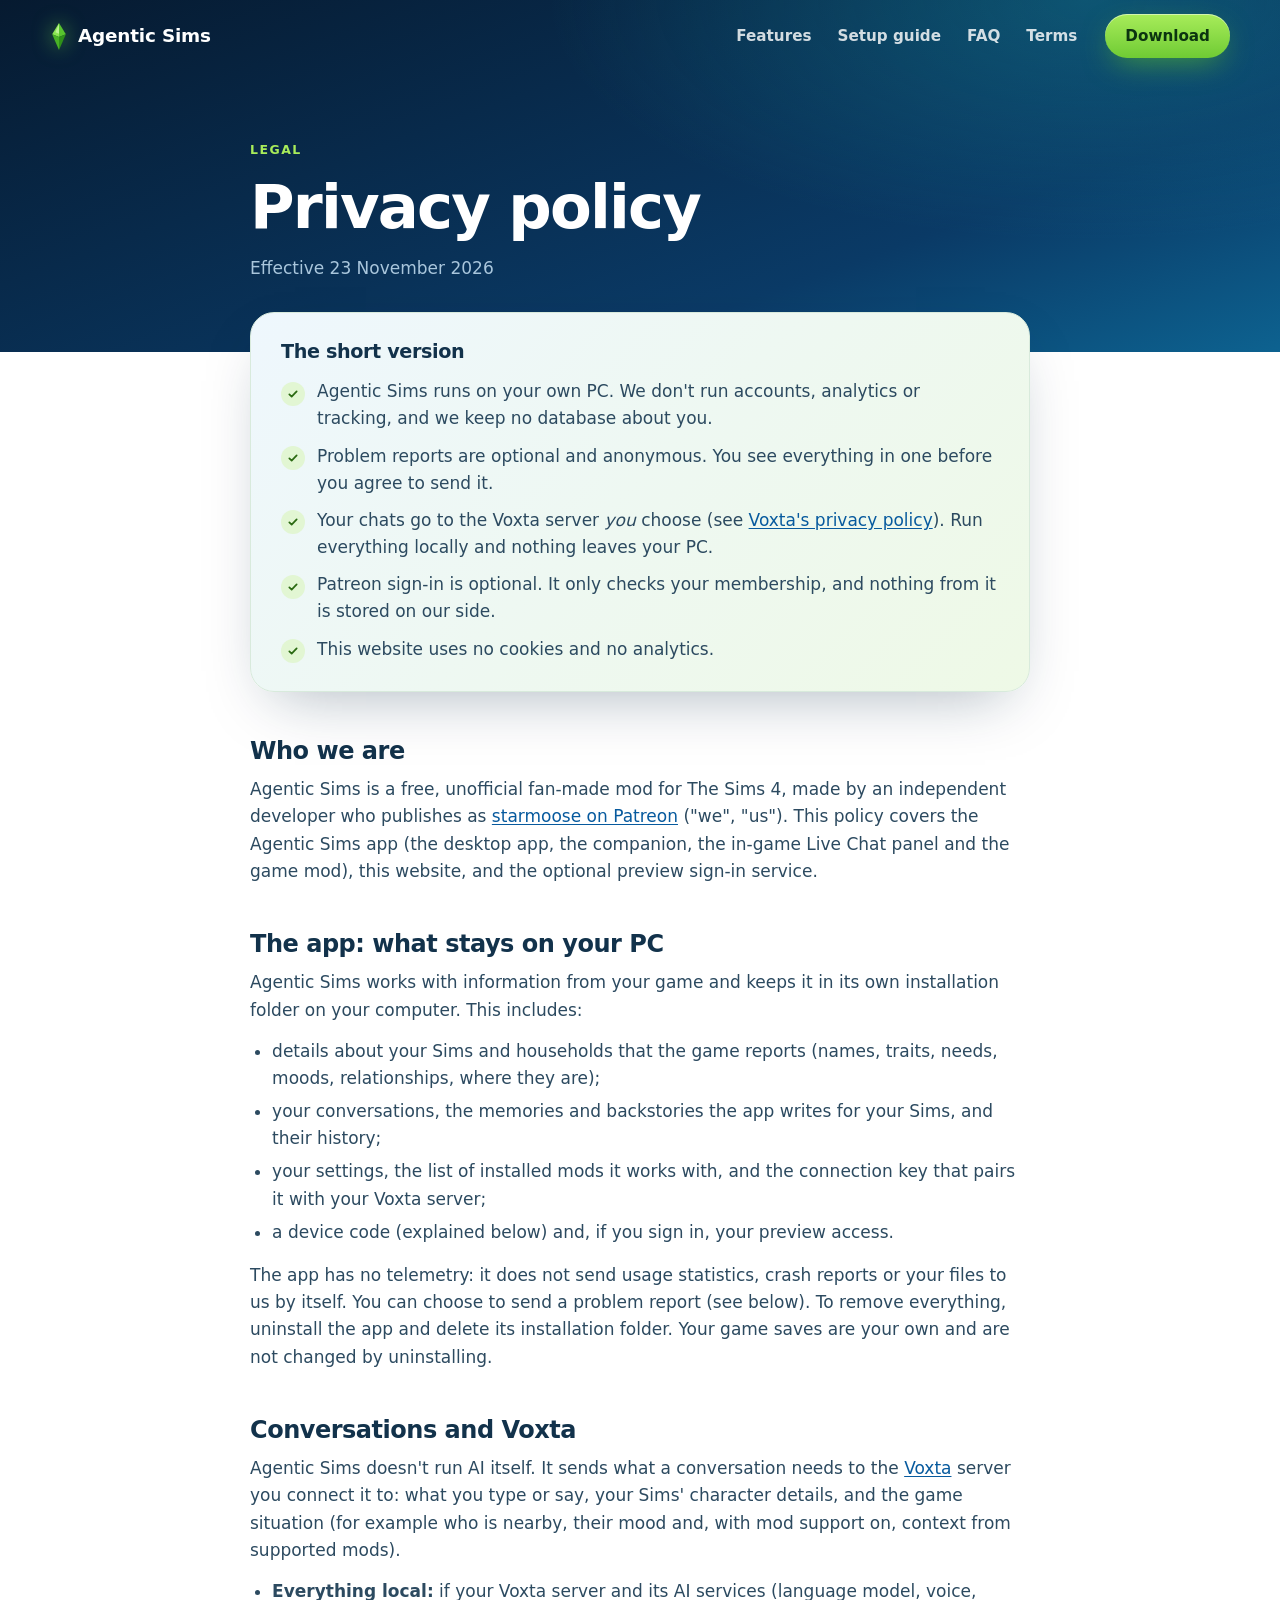
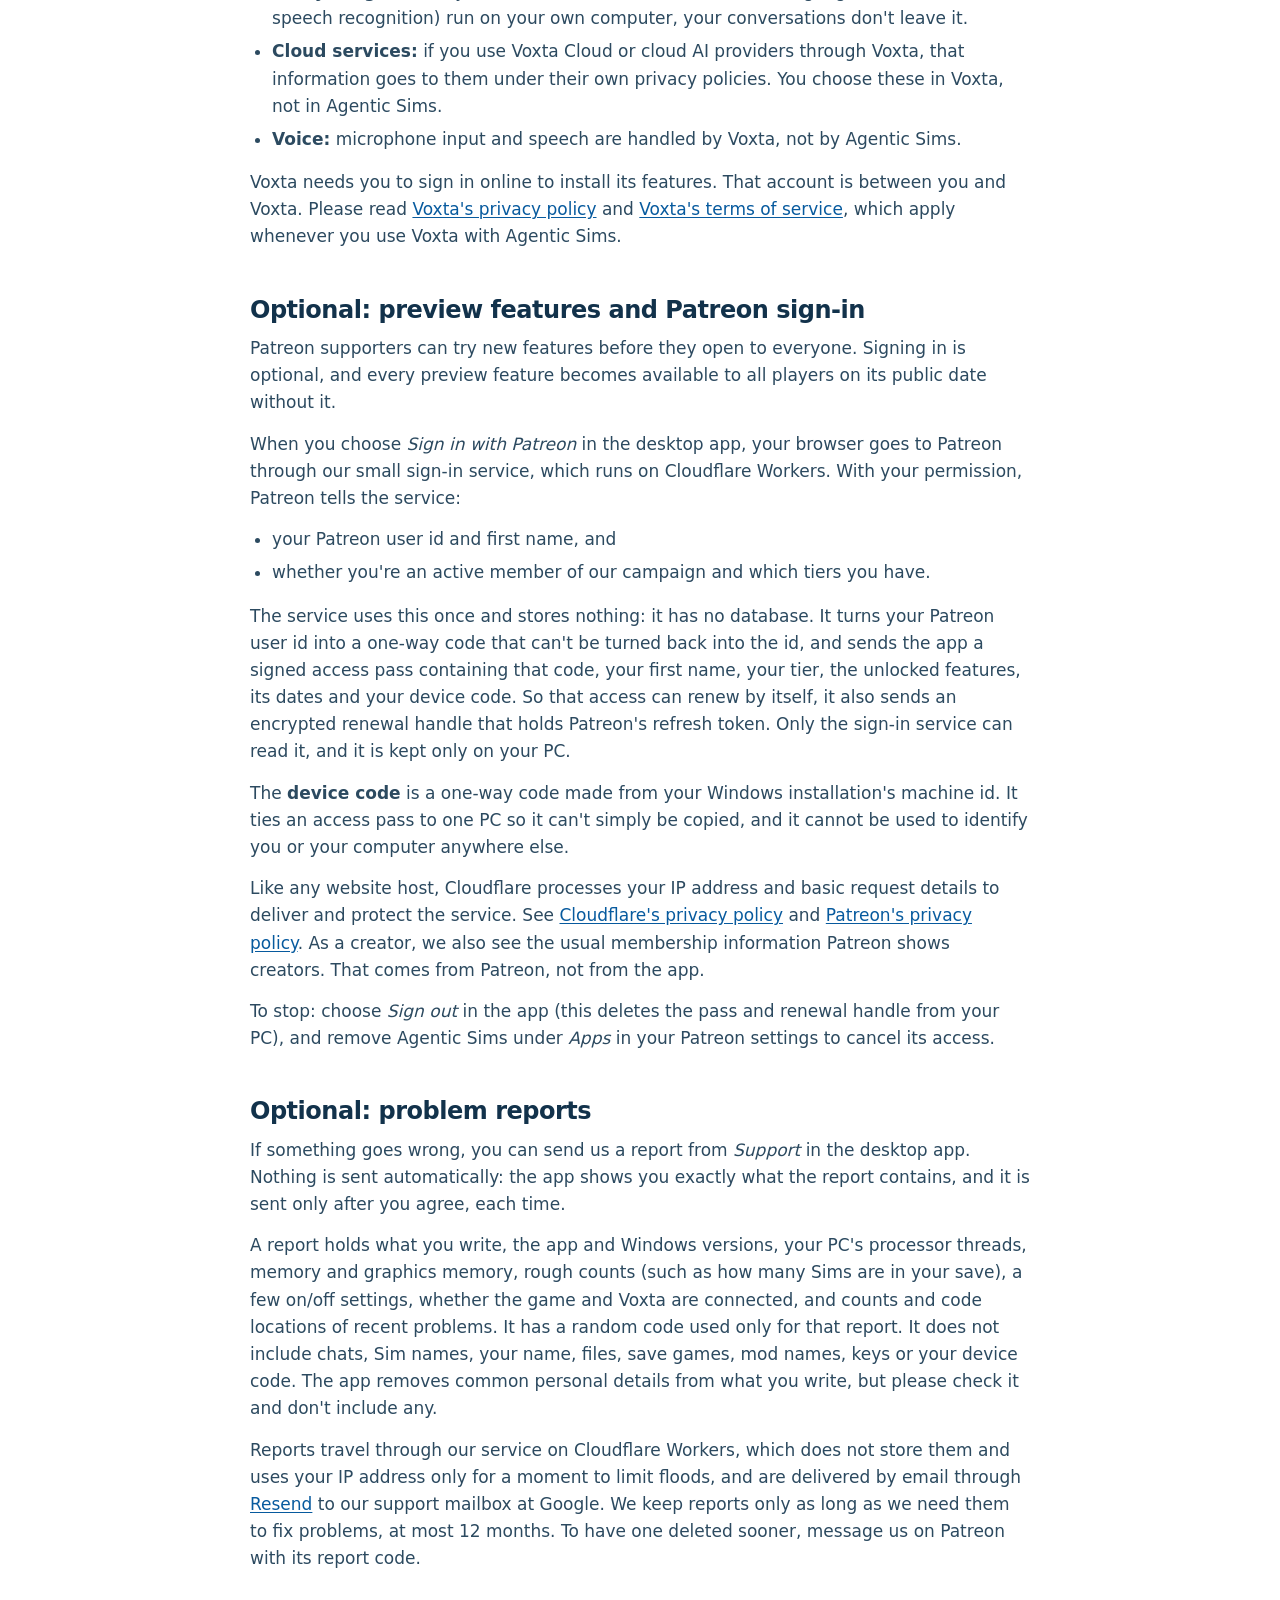
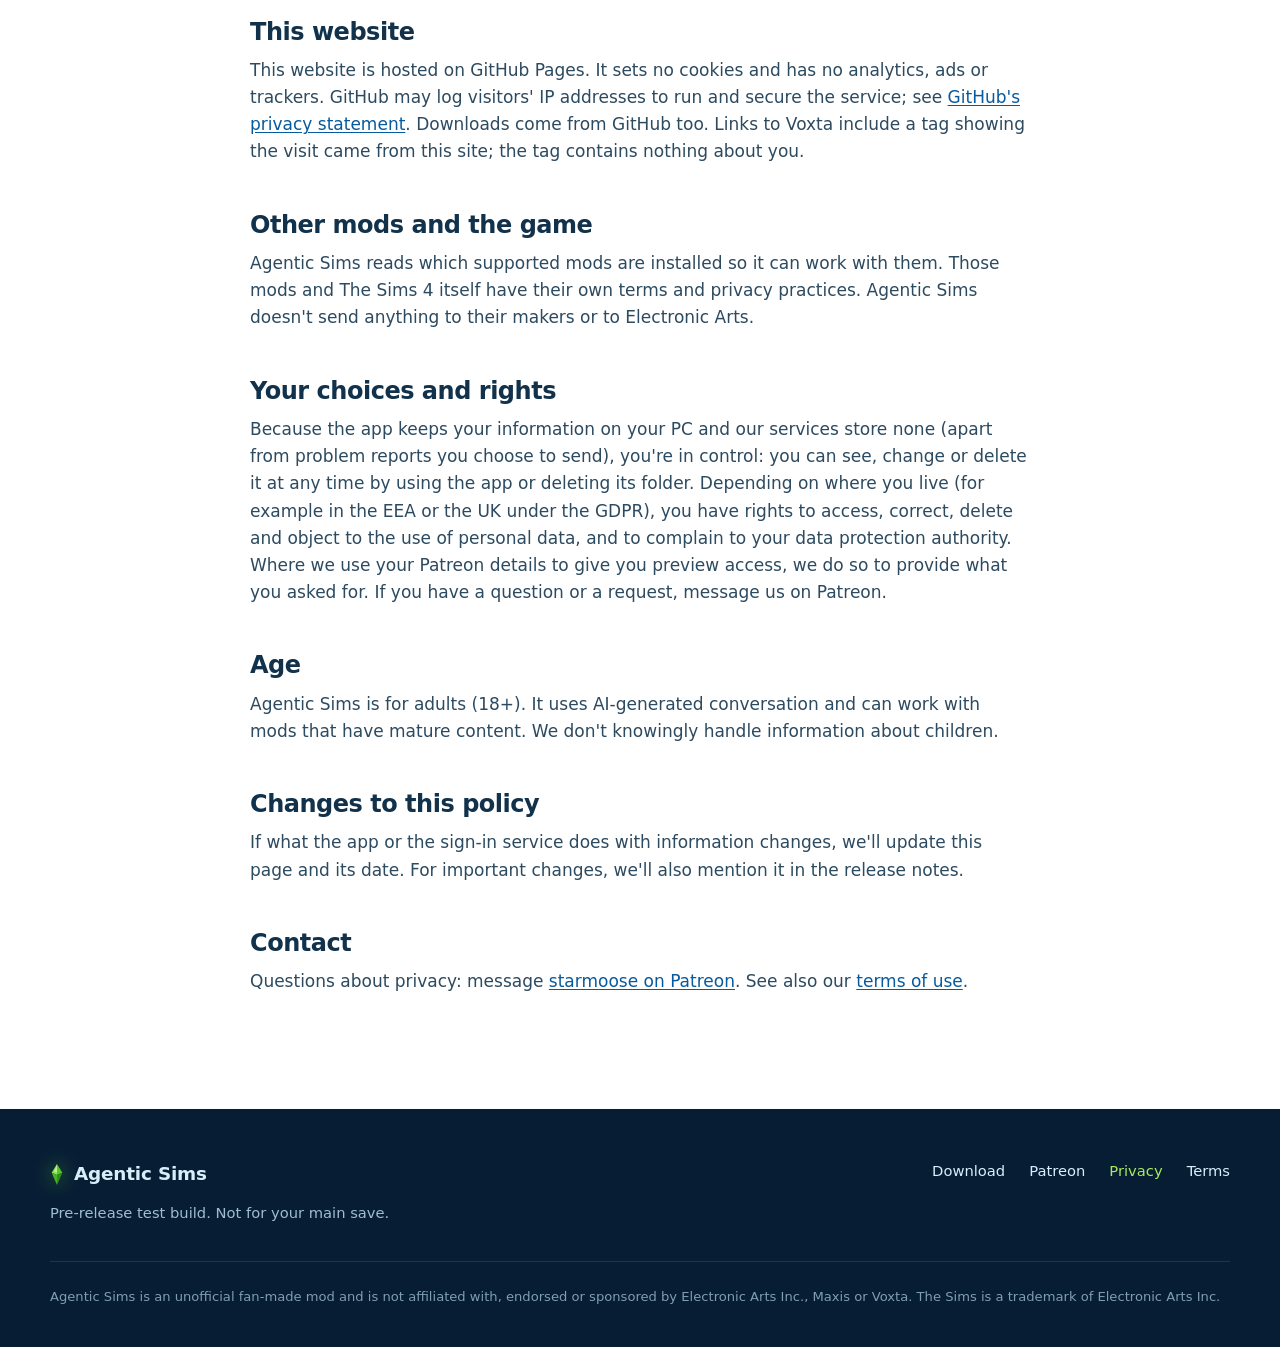
<file: privacy.html>
<!doctype html>
<html lang="en">
<head>
<meta charset="utf-8">
<meta name="viewport" content="width=device-width, initial-scale=1">
<title>Privacy policy · Agentic Sims</title>
<meta name="description" content="What Agentic Sims, its website and its optional Patreon sign-in do with your information. In short: the app runs on your PC and we keep no database about you.">
<meta name="theme-color" content="#082440">
<link rel="canonical" href="https://seeingterra.github.io/agentic-sims/privacy.html">
<link rel="icon" href="assets/gem.svg" type="image/svg+xml">
<link rel="stylesheet" href="styles.css?v=1fb6413fc3">
<script src="script.js?v=b0cff33629" defer></script>
</head>
<body class="doc-page">
<a class="skip" href="#main">Skip to content</a>

<header class="nav scrolled" id="top">
 <div class="wrap nav-row">
  <a class="brand" href="./" aria-label="Agentic Sims home">
   <img src="assets/gem.svg" alt="" width="18" height="27">
   <span>Agentic Sims</span>
  </a>
  <nav aria-label="Sections">
   <a href="./#features">Features</a>
   <a href="./#download">Setup guide</a>
   <a href="./#faq">FAQ</a>
   <a href="terms.html">Terms</a>
  </nav>
  <a class="btn btn-hero btn-small" href="./#download">Download</a>
 </div>
</header>

<main id="main">
 <section class="doc-hero">
  <div class="wrap doc-wrap">
   <p class="eyebrow eyebrow-light">Legal</p>
   <h1>Privacy policy</h1>
   <p class="doc-meta">Effective 23 November 2026</p>
  </div>
 </section>

 <article class="wrap doc-wrap doc">
  <aside class="doc-summary">
   <h2>The short version</h2>
   <ul class="ticks">
    <li>Agentic Sims runs on your own PC. We don't run accounts, analytics or tracking, and we keep no database about you.</li>
    <li>Problem reports are optional and anonymous. You see everything in one before you agree to send it.</li>
    <li>Your chats go to the Voxta server <em>you</em> choose (see <a href="https://voxta.ai/privacy" rel="noopener" target="_blank">Voxta's privacy policy</a>). Run everything locally and nothing leaves your PC.</li>
    <li>Patreon sign-in is optional. It only checks your membership, and nothing from it is stored on our side.</li>
    <li>This website uses no cookies and no analytics.</li>
   </ul>
  </aside>

  <h2 id="who">Who we are</h2>
  <p>Agentic Sims is a free, unofficial fan-made mod for The Sims 4, made by an independent developer who publishes as <a href="https://www.patreon.com/starmoose/" rel="noopener">starmoose on Patreon</a> ("we", "us"). This policy covers the Agentic Sims app (the desktop app, the companion, the in-game Live Chat panel and the game mod), this website, and the optional preview sign-in service.</p>

  <h2 id="app">The app: what stays on your PC</h2>
  <p>Agentic Sims works with information from your game and keeps it in its own installation folder on your computer. This includes:</p>
  <ul>
   <li>details about your Sims and households that the game reports (names, traits, needs, moods, relationships, where they are);</li>
   <li>your conversations, the memories and backstories the app writes for your Sims, and their history;</li>
   <li>your settings, the list of installed mods it works with, and the connection key that pairs it with your Voxta server;</li>
   <li>a device code (explained below) and, if you sign in, your preview access.</li>
  </ul>
  <p>The app has no telemetry: it does not send usage statistics, crash reports or your files to us by itself. You can choose to send a problem report (see below). To remove everything, uninstall the app and delete its installation folder. Your game saves are your own and are not changed by uninstalling.</p>

  <h2 id="voxta">Conversations and Voxta</h2>
  <p>Agentic Sims doesn't run AI itself. It sends what a conversation needs to the <a href="https://voxta.ai/?utm_source=agentic-sims&amp;utm_medium=referral&amp;utm_campaign=agentic-sims-site&amp;utm_content=privacy" rel="noopener" target="_blank">Voxta</a> server you connect it to: what you type or say, your Sims' character details, and the game situation (for example who is nearby, their mood and, with mod support on, context from supported mods).</p>
  <ul>
   <li><strong>Everything local:</strong> if your Voxta server and its AI services (language model, voice, speech recognition) run on your own computer, your conversations don't leave it.</li>
   <li><strong>Cloud services:</strong> if you use Voxta Cloud or cloud AI providers through Voxta, that information goes to them under their own privacy policies. You choose these in Voxta, not in Agentic Sims.</li>
   <li><strong>Voice:</strong> microphone input and speech are handled by Voxta, not by Agentic Sims.</li>
  </ul>
  <p>Voxta needs you to sign in online to install its features. That account is between you and Voxta. Please read <a href="https://voxta.ai/privacy" rel="noopener" target="_blank">Voxta's privacy policy</a> and <a href="https://voxta.ai/terms" rel="noopener" target="_blank">Voxta's terms of service</a>, which apply whenever you use Voxta with Agentic Sims.</p>

  <h2 id="previews">Optional: preview features and Patreon sign-in</h2>
  <p>Patreon supporters can try new features before they open to everyone. Signing in is optional, and every preview feature becomes available to all players on its public date without it.</p>
  <p>When you choose <em>Sign in with Patreon</em> in the desktop app, your browser goes to Patreon through our small sign-in service, which runs on Cloudflare Workers. With your permission, Patreon tells the service:</p>
  <ul>
   <li>your Patreon user id and first name, and</li>
   <li>whether you're an active member of our campaign and which tiers you have.</li>
  </ul>
  <p>The service uses this once and stores nothing: it has no database. It turns your Patreon user id into a one-way code that can't be turned back into the id, and sends the app a signed access pass containing that code, your first name, your tier, the unlocked features, its dates and your device code. So that access can renew by itself, it also sends an encrypted renewal handle that holds Patreon's refresh token. Only the sign-in service can read it, and it is kept only on your PC.</p>
  <p>The <strong>device code</strong> is a one-way code made from your Windows installation's machine id. It ties an access pass to one PC so it can't simply be copied, and it cannot be used to identify you or your computer anywhere else.</p>
  <p>Like any website host, Cloudflare processes your IP address and basic request details to deliver and protect the service. See <a href="https://www.cloudflare.com/privacypolicy/" rel="noopener" target="_blank">Cloudflare's privacy policy</a> and <a href="https://privacy.patreon.com/" rel="noopener" target="_blank">Patreon's privacy policy</a>. As a creator, we also see the usual membership information Patreon shows creators. That comes from Patreon, not from the app.</p>
  <p>To stop: choose <em>Sign out</em> in the app (this deletes the pass and renewal handle from your PC), and remove Agentic Sims under <em>Apps</em> in your Patreon settings to cancel its access.</p>

  <h2 id="reports">Optional: problem reports</h2>
  <p>If something goes wrong, you can send us a report from <em>Support</em> in the desktop app. Nothing is sent automatically: the app shows you exactly what the report contains, and it is sent only after you agree, each time.</p>
  <p>A report holds what you write, the app and Windows versions, your PC's processor threads, memory and graphics memory, rough counts (such as how many Sims are in your save), a few on/off settings, whether the game and Voxta are connected, and counts and code locations of recent problems. It has a random code used only for that report. It does not include chats, Sim names, your name, files, save games, mod names, keys or your device code. The app removes common personal details from what you write, but please check it and don't include any.</p>
  <p>Reports travel through our service on Cloudflare Workers, which does not store them and uses your IP address only for a moment to limit floods, and are delivered by email through <a href="https://resend.com/legal/privacy-policy" rel="noopener" target="_blank">Resend</a> to our support mailbox at Google. We keep reports only as long as we need them to fix problems, at most 12 months. To have one deleted sooner, message us on Patreon with its report code.</p>

  <h2 id="website">This website</h2>
  <p>This website is hosted on GitHub Pages. It sets no cookies and has no analytics, ads or trackers. GitHub may log visitors' IP addresses to run and secure the service; see <a href="https://docs.github.com/site-policy/privacy-policies/github-general-privacy-statement" rel="noopener" target="_blank">GitHub's privacy statement</a>. Downloads come from GitHub too. Links to Voxta include a tag showing the visit came from this site; the tag contains nothing about you.</p>

  <h2 id="mods">Other mods and the game</h2>
  <p>Agentic Sims reads which supported mods are installed so it can work with them. Those mods and The Sims 4 itself have their own terms and privacy practices. Agentic Sims doesn't send anything to their makers or to Electronic Arts.</p>

  <h2 id="rights">Your choices and rights</h2>
  <p>Because the app keeps your information on your PC and our services store none (apart from problem reports you choose to send), you're in control: you can see, change or delete it at any time by using the app or deleting its folder. Depending on where you live (for example in the EEA or the UK under the GDPR), you have rights to access, correct, delete and object to the use of personal data, and to complain to your data protection authority. Where we use your Patreon details to give you preview access, we do so to provide what you asked for. If you have a question or a request, message us on Patreon.</p>

  <h2 id="age">Age</h2>
  <p>Agentic Sims is for adults (18+). It uses AI-generated conversation and can work with mods that have mature content. We don't knowingly handle information about children.</p>

  <h2 id="changes">Changes to this policy</h2>
  <p>If what the app or the sign-in service does with information changes, we'll update this page and its date. For important changes, we'll also mention it in the release notes.</p>

  <h2 id="contact">Contact</h2>
  <p>Questions about privacy: message <a href="https://www.patreon.com/starmoose/" rel="noopener">starmoose on Patreon</a>. See also our <a href="terms.html">terms of use</a>.</p>
 </article>
</main>

<footer class="footer">
 <div class="wrap footer-row">
  <div>
   <a class="brand" href="./"><img src="assets/gem.svg" alt="" width="14" height="21"><span>Agentic Sims</span></a>
   <p>Pre-release test build. Not for your main save.</p>
  </div>
  <nav aria-label="Footer">
   <a href="./#download">Download</a>
   <a href="https://www.patreon.com/starmoose/" rel="noopener">Patreon</a>
   <a href="privacy.html" aria-current="page">Privacy</a>
   <a href="terms.html">Terms</a>
  </nav>
 </div>
 <p class="wrap legal">Agentic Sims is an unofficial fan-made mod and is not affiliated with, endorsed or sponsored by Electronic Arts Inc., Maxis or Voxta. The Sims is a trademark of Electronic Arts Inc.</p>
</footer>
</body>
</html>
</file>
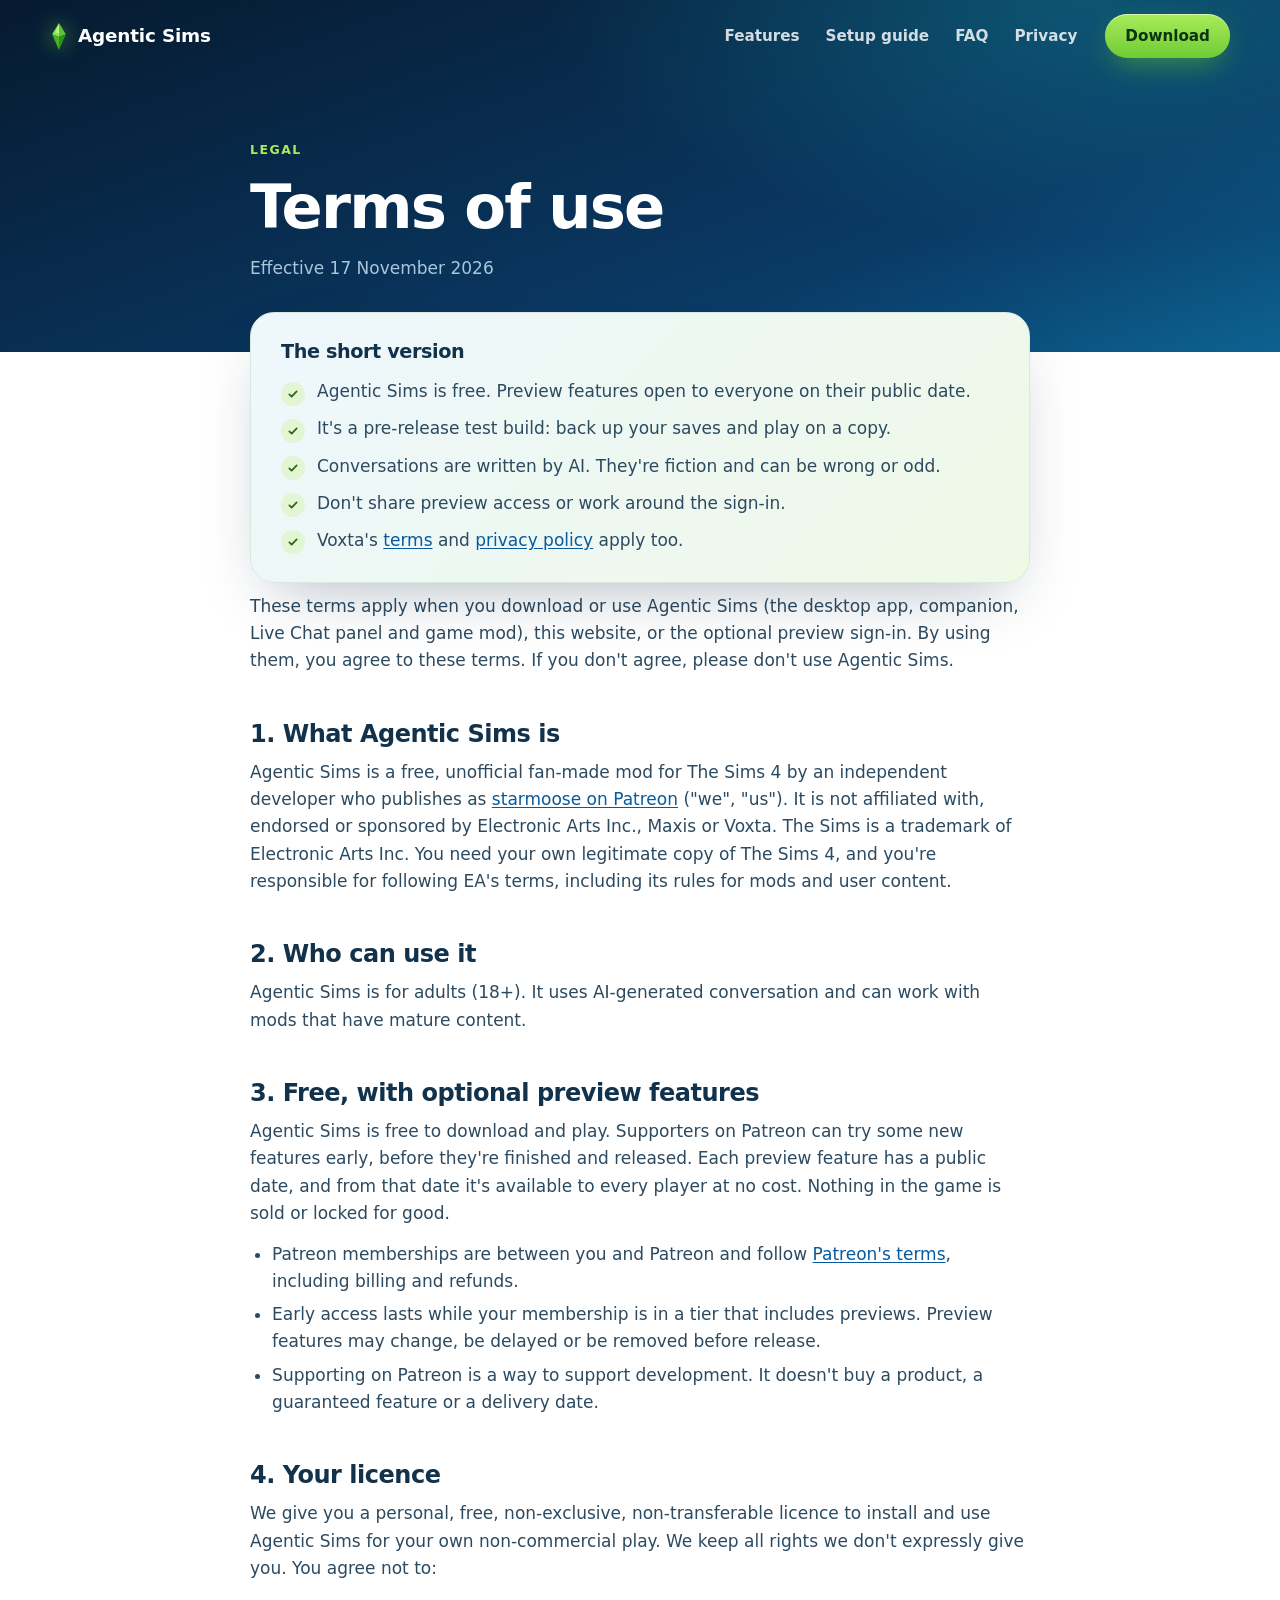
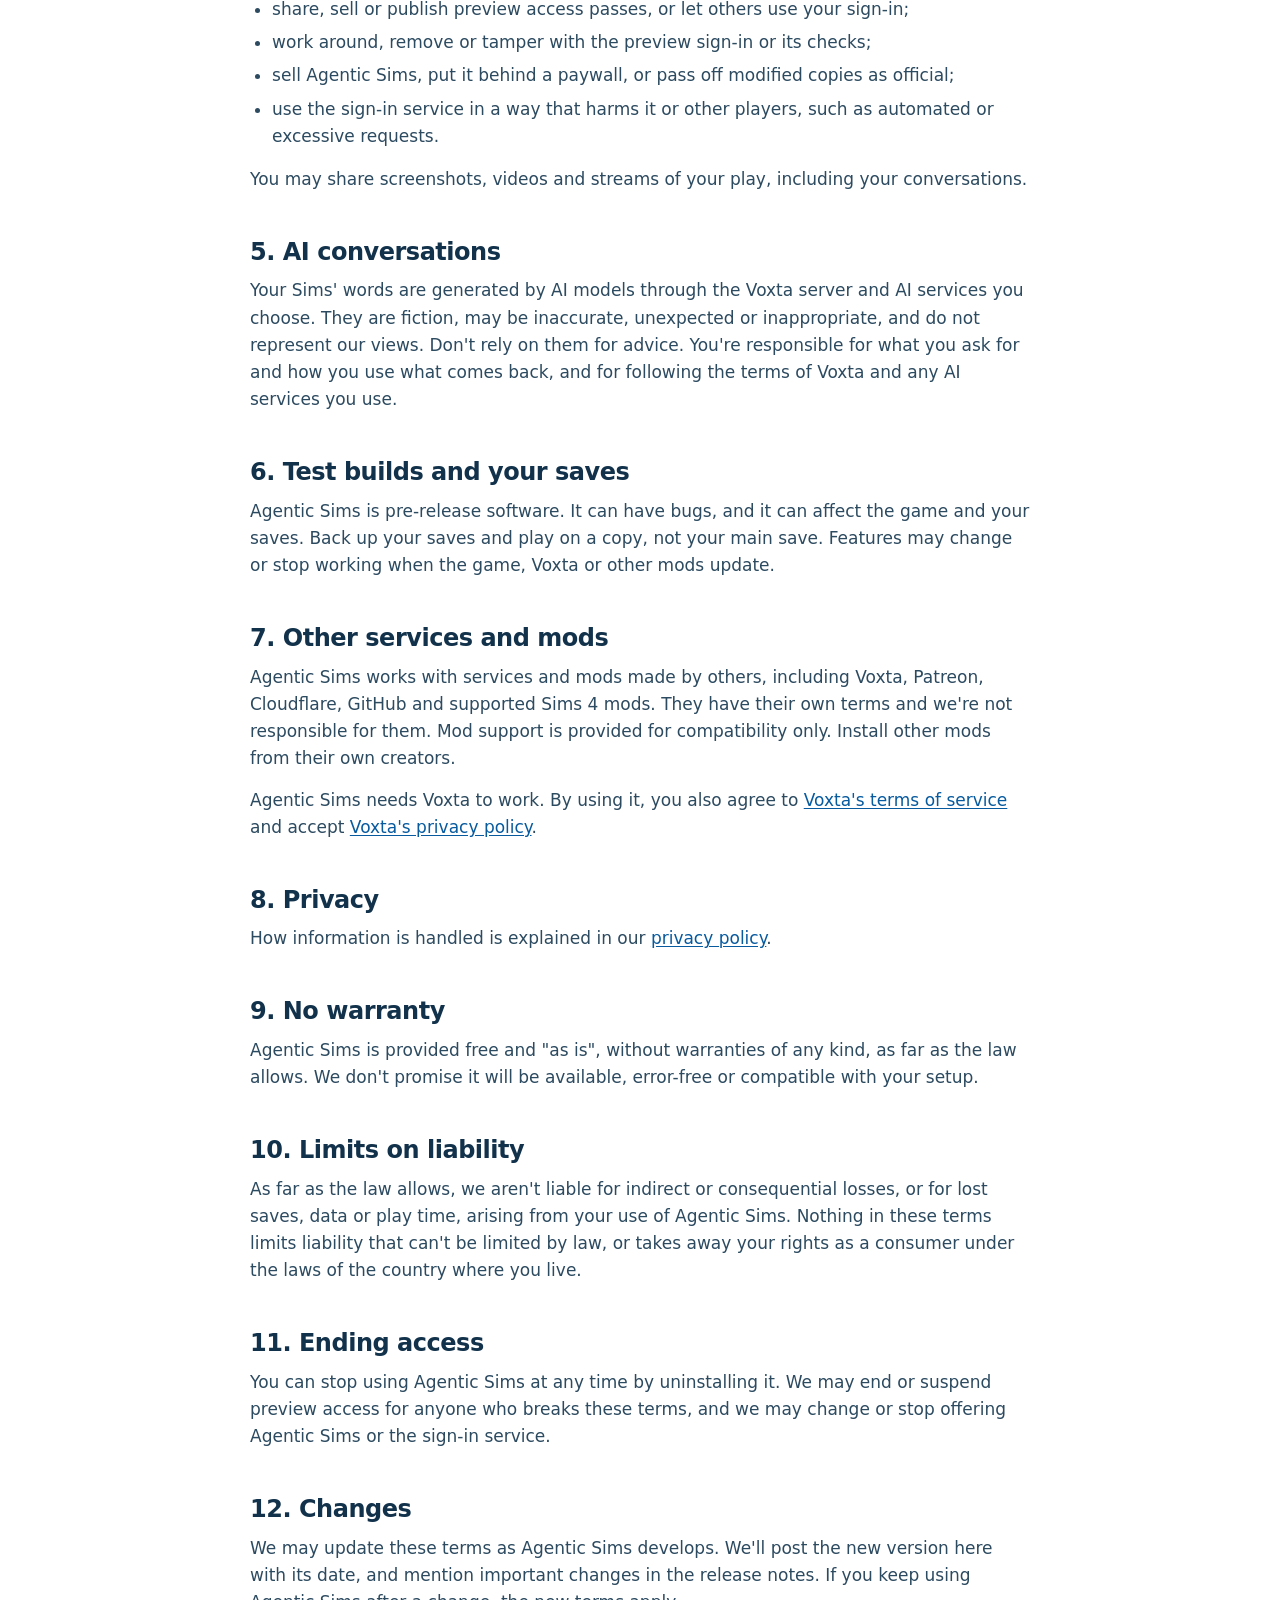
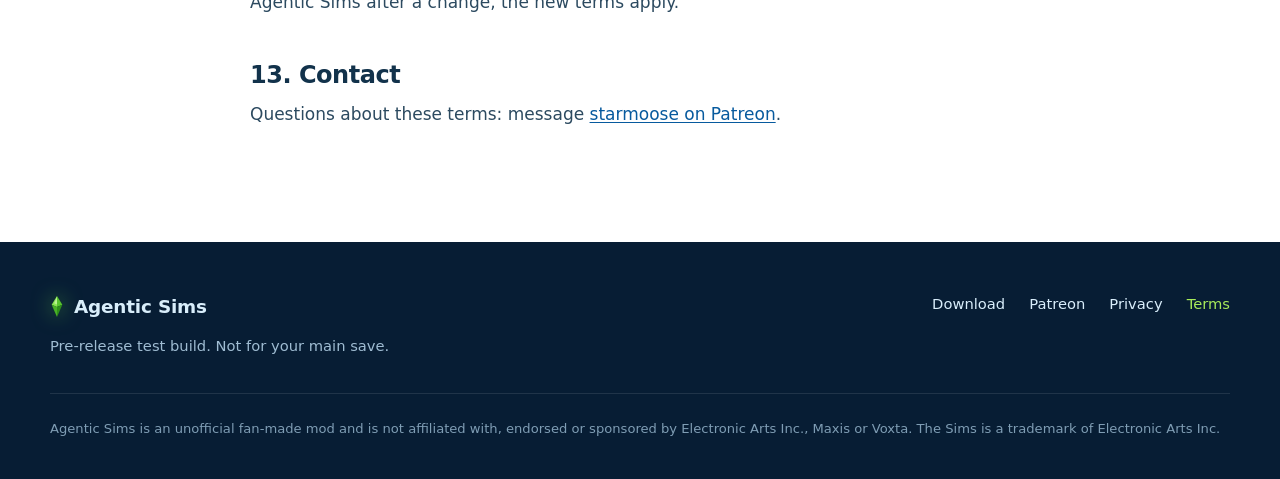
<file: terms.html>
<!doctype html>
<html lang="en">
<head>
<meta charset="utf-8">
<meta name="viewport" content="width=device-width, initial-scale=1">
<title>Terms of use · Agentic Sims</title>
<meta name="description" content="The terms for using Agentic Sims, its preview features and the optional Patreon sign-in.">
<meta name="theme-color" content="#082440">
<link rel="canonical" href="https://seeingterra.github.io/agentic-sims/terms.html">
<link rel="icon" href="assets/gem.svg" type="image/svg+xml">
<link rel="stylesheet" href="styles.css?v=1fb6413fc3">
<script src="script.js?v=b0cff33629" defer></script>
</head>
<body class="doc-page">
<a class="skip" href="#main">Skip to content</a>

<header class="nav scrolled" id="top">
 <div class="wrap nav-row">
  <a class="brand" href="./" aria-label="Agentic Sims home">
   <img src="assets/gem.svg" alt="" width="18" height="27">
   <span>Agentic Sims</span>
  </a>
  <nav aria-label="Sections">
   <a href="./#features">Features</a>
   <a href="./#download">Setup guide</a>
   <a href="./#faq">FAQ</a>
   <a href="privacy.html">Privacy</a>
  </nav>
  <a class="btn btn-hero btn-small" href="./#download">Download</a>
 </div>
</header>

<main id="main">
 <section class="doc-hero">
  <div class="wrap doc-wrap">
   <p class="eyebrow eyebrow-light">Legal</p>
   <h1>Terms of use</h1>
   <p class="doc-meta">Effective 17 November 2026</p>
  </div>
 </section>

 <article class="wrap doc-wrap doc">
  <aside class="doc-summary">
   <h2>The short version</h2>
   <ul class="ticks">
    <li>Agentic Sims is free. Preview features open to everyone on their public date.</li>
    <li>It's a pre-release test build: back up your saves and play on a copy.</li>
    <li>Conversations are written by AI. They're fiction and can be wrong or odd.</li>
    <li>Don't share preview access or work around the sign-in.</li>
    <li>Voxta's <a href="https://voxta.ai/terms" rel="noopener" target="_blank">terms</a> and <a href="https://voxta.ai/privacy" rel="noopener" target="_blank">privacy policy</a> apply too.</li>
   </ul>
  </aside>

  <p>These terms apply when you download or use Agentic Sims (the desktop app, companion, Live Chat panel and game mod), this website, or the optional preview sign-in. By using them, you agree to these terms. If you don't agree, please don't use Agentic Sims.</p>

  <h2 id="about">1. What Agentic Sims is</h2>
  <p>Agentic Sims is a free, unofficial fan-made mod for The Sims 4 by an independent developer who publishes as <a href="https://www.patreon.com/starmoose/" rel="noopener">starmoose on Patreon</a> ("we", "us"). It is not affiliated with, endorsed or sponsored by Electronic Arts Inc., Maxis or Voxta. The Sims is a trademark of Electronic Arts Inc. You need your own legitimate copy of The Sims 4, and you're responsible for following EA's terms, including its rules for mods and user content.</p>

  <h2 id="age">2. Who can use it</h2>
  <p>Agentic Sims is for adults (18+). It uses AI-generated conversation and can work with mods that have mature content.</p>

  <h2 id="free">3. Free, with optional preview features</h2>
  <p>Agentic Sims is free to download and play. Supporters on Patreon can try some new features early, before they're finished and released. Each preview feature has a public date, and from that date it's available to every player at no cost. Nothing in the game is sold or locked for good.</p>
  <ul>
   <li>Patreon memberships are between you and Patreon and follow <a href="https://www.patreon.com/policy/legal" rel="noopener" target="_blank">Patreon's terms</a>, including billing and refunds.</li>
   <li>Early access lasts while your membership is in a tier that includes previews. Preview features may change, be delayed or be removed before release.</li>
   <li>Supporting on Patreon is a way to support development. It doesn't buy a product, a guaranteed feature or a delivery date.</li>
  </ul>

  <h2 id="licence">4. Your licence</h2>
  <p>We give you a personal, free, non-exclusive, non-transferable licence to install and use Agentic Sims for your own non-commercial play. We keep all rights we don't expressly give you. You agree not to:</p>
  <ul>
   <li>share, sell or publish preview access passes, or let others use your sign-in;</li>
   <li>work around, remove or tamper with the preview sign-in or its checks;</li>
   <li>sell Agentic Sims, put it behind a paywall, or pass off modified copies as official;</li>
   <li>use the sign-in service in a way that harms it or other players, such as automated or excessive requests.</li>
  </ul>
  <p>You may share screenshots, videos and streams of your play, including your conversations.</p>

  <h2 id="ai">5. AI conversations</h2>
  <p>Your Sims' words are generated by AI models through the Voxta server and AI services you choose. They are fiction, may be inaccurate, unexpected or inappropriate, and do not represent our views. Don't rely on them for advice. You're responsible for what you ask for and how you use what comes back, and for following the terms of Voxta and any AI services you use.</p>

  <h2 id="test">6. Test builds and your saves</h2>
  <p>Agentic Sims is pre-release software. It can have bugs, and it can affect the game and your saves. Back up your saves and play on a copy, not your main save. Features may change or stop working when the game, Voxta or other mods update.</p>

  <h2 id="third">7. Other services and mods</h2>
  <p>Agentic Sims works with services and mods made by others, including Voxta, Patreon, Cloudflare, GitHub and supported Sims 4 mods. They have their own terms and we're not responsible for them. Mod support is provided for compatibility only. Install other mods from their own creators.</p>
  <p>Agentic Sims needs Voxta to work. By using it, you also agree to <a href="https://voxta.ai/terms" rel="noopener" target="_blank">Voxta's terms of service</a> and accept <a href="https://voxta.ai/privacy" rel="noopener" target="_blank">Voxta's privacy policy</a>.</p>

  <h2 id="privacy">8. Privacy</h2>
  <p>How information is handled is explained in our <a href="privacy.html">privacy policy</a>.</p>

  <h2 id="warranty">9. No warranty</h2>
  <p>Agentic Sims is provided free and "as is", without warranties of any kind, as far as the law allows. We don't promise it will be available, error-free or compatible with your setup.</p>

  <h2 id="liability">10. Limits on liability</h2>
  <p>As far as the law allows, we aren't liable for indirect or consequential losses, or for lost saves, data or play time, arising from your use of Agentic Sims. Nothing in these terms limits liability that can't be limited by law, or takes away your rights as a consumer under the laws of the country where you live.</p>

  <h2 id="ending">11. Ending access</h2>
  <p>You can stop using Agentic Sims at any time by uninstalling it. We may end or suspend preview access for anyone who breaks these terms, and we may change or stop offering Agentic Sims or the sign-in service.</p>

  <h2 id="changes">12. Changes</h2>
  <p>We may update these terms as Agentic Sims develops. We'll post the new version here with its date, and mention important changes in the release notes. If you keep using Agentic Sims after a change, the new terms apply.</p>

  <h2 id="contact">13. Contact</h2>
  <p>Questions about these terms: message <a href="https://www.patreon.com/starmoose/" rel="noopener">starmoose on Patreon</a>.</p>
 </article>
</main>

<footer class="footer">
 <div class="wrap footer-row">
  <div>
   <a class="brand" href="./"><img src="assets/gem.svg" alt="" width="14" height="21"><span>Agentic Sims</span></a>
   <p>Pre-release test build. Not for your main save.</p>
  </div>
  <nav aria-label="Footer">
   <a href="./#download">Download</a>
   <a href="https://www.patreon.com/starmoose/" rel="noopener">Patreon</a>
   <a href="privacy.html">Privacy</a>
   <a href="terms.html" aria-current="page">Terms</a>
  </nav>
 </div>
 <p class="wrap legal">Agentic Sims is an unofficial fan-made mod and is not affiliated with, endorsed or sponsored by Electronic Arts Inc., Maxis or Voxta. The Sims is a trademark of Electronic Arts Inc.</p>
</footer>
</body>
</html>
</file>
<file: styles.css>
/* Agentic Sims landing page. Same palette as the app: night-sky blues, white cards, plumbob green for "go". */
:root {
  --night: #071d34;
  --deep: #0a3a66;
  --blue: #0b74c4;
  --blue-dark: #075a9e;
  --teal: #18a9b5;
  --green: #6fcb34;
  --green-light: #a8ec5a;
  --green-ink: #0c3410;
  --ink: #12324b;
  --muted: #4f6d83;
  --line: #d5e6f2;
  --cloud: #f3f8fc;
  --white: #ffffff;
  --radius: 24px;
  --shadow: 0 24px 60px -24px rgba(8, 36, 64, .35);
  --font: "Segoe UI Variable Text", "Segoe UI", system-ui, -apple-system, "Helvetica Neue", Arial, sans-serif;
  --display: "Segoe UI Variable Display", "Segoe UI", system-ui, -apple-system, "Helvetica Neue", Arial, sans-serif;
  color-scheme: light;
}

* { box-sizing: border-box; }
html { scroll-behavior: smooth; scroll-padding-top: 84px; }
body { margin: 0; font: 17px/1.6 var(--font); color: var(--ink); background: var(--white); -webkit-font-smoothing: antialiased; overflow-x: hidden; }
img { max-width: 100%; height: auto; display: block; }
a { color: var(--blue); }
h1, h2, h3 { font-family: var(--display); line-height: 1.1; margin: 0; letter-spacing: -.02em; text-wrap: balance; }
h2 { font-size: clamp(2rem, 4.2vw, 3.1rem); }
h3 { font-size: 1.2rem; letter-spacing: -.01em; }
p { margin: 0; }
code { font-size: .92em; background: #e6f0f8; padding: .1em .4em; border-radius: 6px; }
:focus-visible { outline: 3px solid #7cc4f2; outline-offset: 3px; border-radius: 8px; }

.wrap { width: min(1180px, 100% - 40px); margin-inline: auto; }
.skip { position: absolute; left: -999px; top: 8px; background: var(--white); padding: 8px 14px; border-radius: 10px; z-index: 100; }
.skip:focus { left: 12px; }

/* Buttons */
.btn { display: inline-flex; align-items: center; gap: 10px; padding: 15px 28px; border-radius: 999px; font-weight: 700; text-decoration: none; font-size: 1rem; transition: transform .18s ease, box-shadow .18s ease, background .18s ease; white-space: nowrap; }
.btn svg { width: 20px; height: 20px; fill: none; stroke: currentColor; stroke-width: 2.2; stroke-linecap: round; stroke-linejoin: round; }
.btn:hover { transform: translateY(-2px); }
.btn:active { transform: translateY(0) scale(.98); }
.btn-hero { background: linear-gradient(#a8ec5a, #6fcb34); color: var(--green-ink); box-shadow: 0 10px 30px -8px rgba(95, 192, 43, .7), inset 0 1px 0 rgba(255, 255, 255, .5); }
.btn-hero:hover { background: linear-gradient(#b9f46f, #7bd63e); box-shadow: 0 14px 36px -8px rgba(95, 192, 43, .85), inset 0 1px 0 rgba(255, 255, 255, .5); }
.btn-ghost { color: var(--white); background: rgba(255, 255, 255, .1); box-shadow: inset 0 0 0 1.5px rgba(255, 255, 255, .35); }
.btn-ghost:hover { background: rgba(255, 255, 255, .18); }
.btn-quiet { background: #e3f0fa; color: #0e5a8f; }
.btn-quiet:hover { background: #d0e6f7; }
.btn-patreon { background: linear-gradient(#0b74c4, #075a9e); color: var(--white); box-shadow: 0 10px 26px -10px rgba(11, 116, 196, .8); }
.btn-patreon:hover { background: linear-gradient(#0a69b3, #064e8a); }
.btn-small { padding: 10px 20px; font-size: .95rem; }

.eyebrow { text-transform: uppercase; letter-spacing: .12em; font-size: .78rem; font-weight: 700; color: var(--blue); margin-bottom: 14px; }
.eyebrow-light { color: var(--green-light); }

/* Navigation */
.nav { position: fixed; inset: 0 0 auto; z-index: 50; transition: background .25s ease, box-shadow .25s ease, backdrop-filter .25s ease; }
.nav-row { display: flex; align-items: center; gap: 28px; height: 72px; }
.brand { display: inline-flex; align-items: center; gap: 10px; color: var(--white); text-decoration: none; font-family: var(--display); font-weight: 700; font-size: 1.15rem; letter-spacing: -.01em; }
.brand img { filter: drop-shadow(0 0 10px rgba(124, 240, 74, .6)); }
.nav nav { display: flex; gap: 26px; margin-left: auto; }
.nav nav a { color: rgba(255, 255, 255, .82); text-decoration: none; font-weight: 600; font-size: .95rem; }
.nav nav a:hover { color: var(--white); }
.nav.scrolled { background: rgba(7, 29, 52, .82); backdrop-filter: blur(14px) saturate(1.4); box-shadow: 0 1px 0 rgba(255, 255, 255, .08); }

/* Night-sky sections */
.hero, .final, .section-night { position: relative; color: var(--white); background: radial-gradient(1200px 600px at 85% 10%, rgba(24, 169, 181, .32), transparent 60%), radial-gradient(900px 500px at 10% 100%, rgba(111, 203, 52, .14), transparent 60%), linear-gradient(160deg, #061a30 0%, #0a3a66 55%, #0d6290 100%); overflow: hidden; }
.stars { position: absolute; inset: 0; pointer-events: none; opacity: .55;
  background-image: radial-gradient(1.5px 1.5px at 20% 30%, #fff, transparent), radial-gradient(1px 1px at 70% 20%, #fff, transparent), radial-gradient(1.2px 1.2px at 40% 70%, #fff, transparent), radial-gradient(1px 1px at 85% 60%, #fff, transparent), radial-gradient(1.4px 1.4px at 10% 85%, #fff, transparent), radial-gradient(1px 1px at 55% 45%, #fff, transparent);
  background-size: 420px 420px; }

/* Hero */
.hero { padding: 150px 0 60px; }
.hero-grid { display: grid; grid-template-columns: 1fr 1.15fr; gap: 40px; align-items: center; position: relative; }
.hero h1 { font-size: clamp(2.8rem, 6.4vw, 5rem); letter-spacing: -.035em; line-height: 1.02; margin-bottom: 24px; }
.accent { background: linear-gradient(90deg, #b9f46f, #5ed3a8 60%, #3ec1e6); -webkit-background-clip: text; background-clip: text; color: transparent; }
.lede { font-size: 1.18rem; color: #cfe4f4; max-width: 34em; margin-bottom: 32px; }
.cta-row { display: flex; flex-wrap: wrap; gap: 14px; }
.cta-center { justify-content: center; }
.fine { margin-top: 18px; font-size: .9rem; color: #a9c6dc; }
.fine a { color: #d9eefb; }

.hero-art { position: relative; min-height: 520px; }
.halo { position: absolute; inset: 10% 0 0 20%; background: radial-gradient(closest-side, rgba(62, 193, 230, .45), transparent); filter: blur(30px); }
.hero-app { position: absolute; top: 40px; right: -60px; width: 100%; border-radius: 16px; box-shadow: 0 40px 80px -30px rgba(0, 0, 0, .7), 0 0 0 1px rgba(255, 255, 255, .08); transform: perspective(1600px) rotateY(-12deg) rotateX(4deg); transform-origin: left center; }
.hero-panel { position: absolute; left: 0; top: 0; width: 42%; filter: drop-shadow(0 30px 40px rgba(0, 12, 30, .55)); }
.float { animation: float 7s ease-in-out infinite; }
@keyframes float { 50% { transform: translateY(-12px); } }

.trust { display: grid; grid-template-columns: repeat(4, 1fr); gap: 1px; margin-top: 70px; background: rgba(255, 255, 255, .12); border-radius: 20px; overflow: hidden; }
.trust div { background: rgba(7, 29, 52, .55); backdrop-filter: blur(8px); padding: 22px 24px; }
.trust strong { display: block; font-family: var(--display); font-size: 1.05rem; margin-bottom: 4px; }
.trust span { color: #b7d2e6; font-size: .92rem; line-height: 1.45; display: block; }

/* Hero with a real in-game moment */
.hero-art-game { min-height: 0; display: grid; place-items: center; }
.hero-shot { position: relative; width: 118%; max-width: none; margin-right: -18%; border-radius: 18px; box-shadow: 0 40px 90px -30px rgba(0, 0, 0, .75), 0 0 0 1px rgba(255, 255, 255, .12); transform: perspective(1800px) rotateY(-9deg) rotateX(3deg); transform-origin: left center; }
.viewer img[src*="ingame-"] { border-radius: 14px; }
/* The chat panel arrives a moment after the game shot, then floats in front of it. */
.hero-panel-wrap { position: absolute; left: -6%; top: -14%; width: 34%; z-index: 2; opacity: 0; transform: translateY(26px) scale(.96);
  animation: panel-in .9s cubic-bezier(.2, .7, .2, 1) 1.1s forwards; }
.hero-panel-wrap .hero-panel { position: static; width: 100%; }
@keyframes panel-in { to { opacity: 1; transform: none; } }

/* Light sections */
.section { padding: 120px 0; position: relative; }
.section-tint { background: linear-gradient(180deg, var(--cloud), #eef7f1); }
.section-head { text-align: center; max-width: 760px; margin: 0 auto 60px; }
.section-sub { color: var(--muted); margin-top: 16px; font-size: 1.08rem; }
.section-night .section-head h2, .final h2 { color: var(--white); }

.split { display: grid; grid-template-columns: 1fr 1fr; gap: 80px; align-items: center; }
.split-copy h2 { margin-bottom: 20px; }
.split-copy > p { color: var(--muted); font-size: 1.1rem; margin-bottom: 26px; }
.ticks { list-style: none; padding: 0; margin: 0; display: grid; gap: 12px; }
.ticks li { position: relative; padding-left: 36px; }
.ticks li::before { content: ""; position: absolute; left: 0; top: .2em; width: 24px; height: 24px; border-radius: 50%; background: #e2f6d3 url("data:image/svg+xml,%3Csvg xmlns='http://www.w3.org/2000/svg' viewBox='0 0 24 24'%3E%3Cpath d='M6.5 12.5l3.5 3.5 7.5-8' fill='none' stroke='%232b6a12' stroke-width='2.6' stroke-linecap='round' stroke-linejoin='round'/%3E%3C/svg%3E") center/16px no-repeat; }

/* A soft, made-up world behind the panel screenshots (no game art). */
.world { position: absolute; inset: 0; border-radius: 32px; overflow: hidden;
  background: radial-gradient(60% 40% at 75% 18%, rgba(255, 236, 179, .9), transparent 70%), radial-gradient(120% 60% at 20% 100%, #79c26a 0 40%, transparent 41%), radial-gradient(110% 55% at 90% 105%, #5aa95c 0 42%, transparent 43%), linear-gradient(180deg, #8fd0f5 0%, #c5e8fb 55%, #e9f6e3 100%); box-shadow: var(--shadow); }
.stage { position: relative; display: grid; place-items: center; padding: 50px 30px; min-height: 640px; }
.stage-panel { position: relative; width: min(400px, 82%); filter: drop-shadow(0 30px 40px rgba(8, 36, 64, .35)); }
.stage-mini { position: absolute; width: min(400px, 80%); bottom: -26px; right: -10px; filter: drop-shadow(0 18px 24px rgba(8, 36, 64, .35)); }

/* Feature cards */
.cards { display: grid; grid-template-columns: repeat(3, 1fr); gap: 22px; }
.card { background: var(--white); border-radius: var(--radius); padding: 30px 28px; box-shadow: 0 18px 40px -26px rgba(11, 58, 94, .4); border: 1px solid #e3eef6; transition: transform .25s ease, box-shadow .25s ease; }
.card:hover { transform: translateY(-4px); box-shadow: 0 26px 50px -24px rgba(11, 58, 94, .45); }
.card h3 { margin: 18px 0 10px; }
.card p { color: var(--muted); font-size: .98rem; }
.icon { width: 52px; height: 52px; border-radius: 50%; display: grid; place-items: center; background: linear-gradient(135deg, #e0f0fb, #e2f6d3); }
.icon svg { width: 26px; height: 26px; fill: none; stroke: var(--blue); stroke-width: 1.9; stroke-linecap: round; stroke-linejoin: round; }

/* Tour */
.tour { display: grid; grid-template-columns: 240px 1fr; gap: 40px; align-items: start; }
.tabs { display: grid; gap: 6px; position: sticky; top: 100px; }
.tabs button { font: inherit; font-weight: 600; text-align: left; padding: 13px 18px; border-radius: 14px; border: 0; background: transparent; color: var(--muted); cursor: pointer; transition: background .2s, color .2s; }
.tabs button:hover { background: #e9f3fb; color: var(--ink); }
.tabs button[aria-selected="true"] { background: var(--white); color: #0a4f8f; box-shadow: 0 8px 22px -12px rgba(11, 58, 94, .5); }
/* Fixed height on wide screens so switching between tall and wide screenshots doesn't move the page. */
.viewer { position: relative; margin: 0; padding: 50px; height: 860px; display: grid; place-items: center; align-content: center; }
.viewer img { position: relative; transition: opacity .25s ease; filter: drop-shadow(0 30px 40px rgba(8, 36, 64, .35)); }
.viewer[data-kind="panel"] img { width: min(390px, 100%); }
.viewer[data-kind="app"] img { width: 100%; border-radius: 14px; }
.viewer[data-kind="app"] .world { background: linear-gradient(160deg, #0a3a66, #0d6290); }
.viewer figcaption { position: relative; margin-top: 24px; text-align: center; color: var(--ink); font-weight: 600; background: rgba(255, 255, 255, .88); padding: 10px 18px; border-radius: 999px; backdrop-filter: blur(6px); }
.viewer img.swap { opacity: 0; }

/* How it works */
.steps { list-style: none; padding: 0; margin: 0 0 60px; display: grid; grid-template-columns: repeat(3, 1fr); gap: 22px; }
.step { background: rgba(255, 255, 255, .07); border: 1px solid rgba(255, 255, 255, .12); border-radius: var(--radius); padding: 30px; backdrop-filter: blur(6px); }
.step h3 { margin: 18px 0 8px; }
.step p { color: #c4dbec; }
.num { width: 44px; height: 44px; border-radius: 50%; display: grid; place-items: center; font-weight: 800; font-size: 1.1rem; background: linear-gradient(#a8ec5a, #6fcb34); color: var(--green-ink); box-shadow: 0 0 24px rgba(124, 240, 74, .45); }
.how-shot { margin: 0 auto; max-width: 900px; }
.how-shot img { border-radius: 16px; box-shadow: 0 40px 80px -30px rgba(0, 0, 0, .7), 0 0 0 1px rgba(255, 255, 255, .1); }
.needs { max-width: 760px; margin: 50px auto 0; text-align: center; color: #c4dbec; }
.needs strong { color: var(--white); display: block; font-family: var(--display); font-size: 1.15rem; margin-bottom: 6px; }
.needs a { color: var(--green-light); }

/* Voxta setups */
.plans { display: grid; grid-template-columns: 1fr 1.25fr; gap: 24px; max-width: 980px; margin: 0 auto; align-items: stretch; }
.plan { border-radius: 28px; padding: 34px; background: var(--white); border: 1px solid #e3eef6; display: flex; flex-direction: column; gap: 14px; box-shadow: 0 18px 40px -28px rgba(11, 58, 94, .45); }
.plan h3 { font-size: 1.6rem; }
.plan .ticks { flex: 1; align-content: start; }
.plan .btn { align-self: flex-start; }
.plan-label { font-size: .74rem; font-weight: 800; letter-spacing: .12em; text-transform: uppercase; color: #0e5a8f; }
.plan-price { font-family: var(--display); font-size: 2rem; font-weight: 700; letter-spacing: -.02em; }
.plan-price span { font-size: 1rem; font-weight: 600; color: var(--muted); }
.plan-note { color: var(--muted); font-size: .95rem; }
.plan-best { border: 2px solid #8fc8ef; background: linear-gradient(160deg, #ffffff, #eef7ff 65%, #eefbe6); box-shadow: 0 30px 60px -30px rgba(11, 116, 196, .45); }
.plan-best .plan-label { color: #24560f; }
.compare-wrap { max-width: 980px; margin: 40px auto 0; overflow-x: auto; }
.compare { width: 100%; border-collapse: separate; border-spacing: 0; background: var(--white); border: 1px solid #e3eef6; border-radius: 20px; overflow: hidden; font-size: .97rem; }
.compare caption { text-align: left; font-family: var(--display); font-weight: 700; font-size: 1.15rem; padding: 0 4px 12px; }
.compare th, .compare td { padding: 14px 18px; text-align: left; vertical-align: top; border-bottom: 1px solid #edf3f8; }
.compare thead th { background: #f3f8fc; font-size: .82rem; letter-spacing: .08em; text-transform: uppercase; color: #0e5a8f; }
.compare tbody th { font-weight: 600; width: 36%; }
.compare td { color: var(--muted); }
.compare td:last-child { color: var(--ink); background: #f7fcf3; }
.compare tr:last-child th, .compare tr:last-child td { border-bottom: 0; }
.compare-note { margin-top: 14px; font-size: .88rem; color: var(--muted); }

/* Editions */
.editions { display: grid; grid-template-columns: 1fr 1fr; gap: 24px; max-width: 980px; margin: 0 auto; }
.edition { border-radius: 28px; padding: 38px; background: var(--cloud); border: 1px solid #e3eef6; display: flex; flex-direction: column; gap: 22px; }
.edition h3 { font-size: 1.6rem; display: flex; align-items: center; gap: 12px; }
.edition-sub { color: var(--muted); margin-top: -12px; }
.edition .ticks { flex: 1; align-content: start; }
.edition .btn { align-self: flex-start; }
.edition-premium { background: linear-gradient(160deg, #ffffff, #eef7ff 60%, #eefbe6); border: 1px solid #cfe6f6; box-shadow: var(--shadow); }
.tag { font-size: .72rem; font-family: var(--font); letter-spacing: .1em; text-transform: uppercase; background: #e3f0fa; color: #0e5a8f; padding: 4px 10px; border-radius: 999px; font-weight: 700; }
.support { max-width: 980px; margin: 30px auto 0; display: flex; gap: 18px; align-items: center; padding: 22px 28px; border-radius: 20px; background: #f7fbfe; border: 1px dashed #c8dfef; color: var(--muted); }
.support img { flex: none; filter: drop-shadow(0 0 8px rgba(124, 240, 74, .5)); }

/* Test-build status: amber, calm, impossible to miss. */
.status-pill { display: inline-flex; align-items: center; gap: 10px; margin-bottom: 22px; padding: 8px 16px 8px 10px; border-radius: 999px; background: rgba(255, 196, 77, .14); box-shadow: inset 0 0 0 1px rgba(255, 196, 77, .5); color: #ffe3a3; text-decoration: none; font-size: .92rem; line-height: 1.35; }
.status-pill strong { color: #ffd479; }
.status-pill svg { flex: none; width: 26px; height: 26px; padding: 5px; border-radius: 50%; background: #ffc44d; fill: none; stroke: #4a3200; stroke-width: 2.4; stroke-linecap: round; stroke-linejoin: round; }
.status-pill:hover { background: rgba(255, 196, 77, .22); }
.test-build { display: flex; gap: 20px; max-width: 980px; margin: 0 auto 40px; padding: 26px 30px; border-radius: 24px; background: #fff8e8; border: 1.5px solid #f0d49c; color: #5f4510; scroll-margin-top: 100px; }
.test-build-icon { flex: none; width: 48px; height: 48px; border-radius: 50%; display: grid; place-items: center; background: #ffc44d; }
.test-build-icon svg { width: 26px; height: 26px; fill: none; stroke: #4a3200; stroke-width: 2.2; stroke-linecap: round; stroke-linejoin: round; }
.test-build h3 { color: #4a3200; font-size: 1.3rem; margin-bottom: 8px; }
.test-build ul { margin: 14px 0 0; padding-left: 20px; display: grid; gap: 8px; }
.test-build code { background: #fbe7bd; }

/* Mod support */
.mod-grid { display: grid; grid-template-columns: 1fr 1fr; gap: 22px; }
.mod-card { background: var(--cloud); border: 1px solid #e3eef6; border-radius: var(--radius); padding: 32px; }
.mod-card h3 { margin: 14px 0 10px; font-size: 1.35rem; }
.mod-card > p { color: var(--muted); }
.mod-card-wide { grid-column: 1 / -1; background: linear-gradient(160deg, #ffffff, #eef7ff 60%, #eefbe6); box-shadow: var(--shadow); border-color: #cfe6f6; }
.mod-list { list-style: none; padding: 0; margin: 24px 0 0; display: grid; grid-template-columns: 1fr 1fr; gap: 12px; }
.mod-list li { background: var(--white); border: 1px solid #e3eef6; border-radius: 16px; padding: 16px 18px; display: grid; gap: 4px; align-content: start; }
.mod-list strong { display: flex; align-items: center; gap: 8px; flex-wrap: wrap; }
.mod-list span:not(.tag) { color: var(--muted); font-size: .95rem; }
.mod-note { margin-top: 18px; font-size: .88rem; color: var(--muted); }
.tag-free { background: #e2f6d3; color: #24560f; }
.tag-adult { background: #fde9e7; color: #86231e; letter-spacing: .04em; }

/* Download & setup guide */
.release-highlights { background: var(--white); border: 1px solid var(--line); border-radius: var(--radius); padding: clamp(22px, 4vw, 32px); margin-bottom: 28px; }
.release-highlights .eyebrow { margin-bottom: 10px; }
.release-highlights h3 { font-size: clamp(1.35rem, 3vw, 1.65rem); }
.release-highlights ul { margin: 18px 0 12px; padding-left: 22px; }
.release-highlights li { margin-bottom: 10px; }
.release-highlights p:not(.eyebrow) { color: var(--muted); font-size: .94rem; }
.release-highlights .link { white-space: normal; overflow-wrap: anywhere; }
.dl-grid { display: grid; grid-template-columns: 1fr 1.15fr 1fr; gap: 20px; align-items: stretch; }
.dl-card { position: relative; background: var(--white); border: 1px solid #e3eef6; border-radius: var(--radius); padding: 30px 28px; display: flex; flex-direction: column; gap: 12px; box-shadow: 0 18px 40px -28px rgba(11, 58, 94, .45); }
.dl-card h3 { font-size: 1.35rem; }
.dl-card p { color: var(--muted); flex: 1; }
.dl-main { border: 2px solid #9bdc66; box-shadow: 0 30px 60px -30px rgba(95, 192, 43, .55); }
.dl-voxta { background: linear-gradient(160deg, #ffffff, #eaf4fc); }
.dl-step { align-self: flex-start; font-size: .72rem; font-weight: 800; letter-spacing: .12em; text-transform: uppercase; color: #0e5a8f; background: #e3f0fa; padding: 4px 11px; border-radius: 999px; }
.dl-main .dl-step { background: #e2f6d3; color: #24560f; }
.dl-actions { display: flex; flex-wrap: wrap; align-items: center; gap: 10px 18px; margin-top: 6px; }
.link { font-weight: 600; text-decoration: none; }
.link:hover { text-decoration: underline; }

.guide { list-style: none; counter-reset: step; padding: 0; margin: 60px auto 0; max-width: 820px; display: grid; gap: 0; }
.guide > li { counter-increment: step; position: relative; padding: 0 0 34px 76px; }
.guide > li::before { content: counter(step); position: absolute; left: 0; top: -4px; width: 46px; height: 46px; border-radius: 50%; display: grid; place-items: center; font-weight: 800; font-size: 1.1rem; background: linear-gradient(#a8ec5a, #6fcb34); color: var(--green-ink); box-shadow: 0 6px 18px -6px rgba(95, 192, 43, .7); }
.guide > li::after { content: ""; position: absolute; left: 22px; top: 48px; bottom: 4px; width: 2px; background: linear-gradient(#b9e591, #d5e6f2); }
.guide > li:last-child { padding-bottom: 0; }
.guide > li:last-child::after { display: none; }
.guide h3 { margin-bottom: 6px; }
.guide p { color: var(--muted); }
.guide p + p { margin-top: 10px; }
.services { list-style: none; padding: 0; margin: 14px 0 0; display: grid; gap: 8px; }
.services li { display: grid; grid-template-columns: 118px 1fr; column-gap: 12px; row-gap: 2px; align-items: baseline; background: var(--white); border: 1px solid #e3eef6; border-radius: 14px; padding: 12px 16px; }
.services .tag { grid-row: span 2; justify-self: start; }
.services li > span:not(.tag) { grid-column: 2; color: var(--muted); font-size: .94rem; }
.tag-need { background: #e2f6d3; color: #24560f; }
.tag-rec { background: #e3f0fa; color: #0e5a8f; }
.tip { background: #fff8e8; border: 1px solid #f0dca8; color: #5f4510 !important; padding: 12px 16px; border-radius: 14px; font-size: .94rem; }
.guide-help { display: grid; grid-template-columns: repeat(3, 1fr); gap: 18px; margin-top: 56px; }
.guide-help > div { background: var(--white); border-radius: 20px; padding: 22px 24px; border: 1px solid #e3eef6; }
.guide-help h3 { font-size: 1.05rem; margin-bottom: 6px; }
.guide-help p { color: var(--muted); font-size: .95rem; }

/* FAQ */
.faq-wrap { max-width: 860px; }
.faq { display: grid; gap: 12px; }
.faq details { background: var(--white); border-radius: 18px; border: 1px solid #e3eef6; box-shadow: 0 10px 30px -24px rgba(11, 58, 94, .45); }
.faq summary { list-style: none; cursor: pointer; padding: 22px 60px 22px 26px; font-weight: 700; font-size: 1.06rem; position: relative; }
.faq summary::-webkit-details-marker { display: none; }
.faq summary::after { content: ""; position: absolute; right: 24px; top: 50%; width: 12px; height: 12px; border-right: 2.5px solid var(--blue); border-bottom: 2.5px solid var(--blue); transform: translateY(-70%) rotate(45deg); transition: transform .25s ease; }
.faq details[open] summary::after { transform: translateY(-30%) rotate(225deg); }
.faq details p { padding: 0 26px 24px; color: var(--muted); }

/* Final call and footer */
.final { padding: 130px 0; text-align: center; }
.final-inner { position: relative; }
.final-gem { margin: 0 auto 24px; filter: drop-shadow(0 0 24px rgba(124, 240, 74, .7)); }
.final h2 { font-size: clamp(2.4rem, 5vw, 3.8rem); margin-bottom: 14px; }
.final p { color: #cfe4f4; font-size: 1.15rem; margin-bottom: 34px; }
.footer { background: var(--night); color: #9fbcd2; padding: 50px 0 40px; font-size: .92rem; }
.footer-row { display: flex; justify-content: space-between; align-items: flex-start; gap: 30px; flex-wrap: wrap; }
.footer-row p { margin-top: 10px; }
.footer nav { display: flex; gap: 24px; }
.footer a { color: #d9eefb; text-decoration: none; }
.footer a:hover { text-decoration: underline; }
.legal { margin-top: 36px; padding-top: 24px; border-top: 1px solid rgba(255, 255, 255, .1); font-size: .82rem; color: #7f9db4; }
.footer nav { flex-wrap: wrap; row-gap: 10px; }
.footer a[aria-current="page"] { color: var(--green-light); }

/* Privacy policy and terms pages */
.doc-hero { position: relative; color: var(--white); padding: 140px 0 70px; background: radial-gradient(900px 400px at 85% 0%, rgba(24, 169, 181, .3), transparent 60%), linear-gradient(160deg, #061a30 0%, #0a3a66 70%, #0d6290 100%); }
.doc-hero h1 { font-size: clamp(2.4rem, 5.4vw, 3.8rem); letter-spacing: -.03em; }
.doc-meta { margin: 14px 0 0; color: #a9c6dc; }
.doc-wrap { width: min(780px, 100% - 40px); }
.doc { padding: 56px 0 100px; }
.doc h2 { font-size: 1.5rem; margin: 46px 0 12px; scroll-margin-top: 90px; }
.doc p, .doc li { color: #2c4a60; }
.doc p { margin: 0 0 14px; }
.doc ul:not(.ticks) { margin: 0 0 16px; padding-left: 1.3em; display: grid; gap: 6px; }
.doc a { color: var(--blue-dark); text-underline-offset: 2px; }
.doc-summary { background: linear-gradient(135deg, #eef7fd, #eef9e6); border: 1px solid #d8eadc; border-radius: var(--radius); padding: 28px 30px; margin: -96px 0 10px; position: relative; box-shadow: var(--shadow); }
.doc-summary h2 { margin: 0 0 16px; font-size: 1.2rem; }
.doc-summary .ticks { gap: 10px; }

/* Reveal on scroll (only when scripts run and motion is welcome) */
.js .reveal { opacity: 0; transform: translateY(24px); transition: opacity .7s ease, transform .7s cubic-bezier(.2, .7, .2, 1); }
.js .reveal.shown { opacity: 1; transform: none; }

@media (prefers-reduced-motion: reduce) {
  .hero-panel-wrap { animation: none; opacity: 1; transform: none; }
  html { scroll-behavior: auto; }
  .float { animation: none; }
  .js .reveal { opacity: 1; transform: none; transition: none; }
  .btn, .card { transition: none; }
}

/* Tablet */
@media (max-width: 980px) {
  .hero-grid, .split { grid-template-columns: 1fr; }
  .hero { padding-top: 120px; }
  .hero-art { min-height: 0; aspect-ratio: 1.25; margin-top: 10px; }
  .hero-app { right: 0; width: 88%; transform: none; top: 8%; left: 12%; }
  .hero-panel { width: 36%; }
  .trust { grid-template-columns: 1fr 1fr; }
  .cards { grid-template-columns: 1fr 1fr; }
  .tour { grid-template-columns: 1fr; }
  .viewer { height: auto; min-height: 0; }
  .tabs { position: static; display: flex; overflow-x: auto; gap: 6px; padding-bottom: 6px; scrollbar-width: none; }
  .tabs button { white-space: nowrap; flex: none; }
  .split { gap: 40px; }
  .plans { grid-template-columns: 1fr; }
  .hero-shot { width: 100%; margin-right: 0; transform: none; }
  .hero-panel-wrap { left: -2%; top: -10%; width: 30%; }
  .dl-grid { grid-template-columns: 1fr; }
  .mod-list, .guide-help { grid-template-columns: 1fr; }
}

/* Phone */
@media (max-width: 640px) {
  body { font-size: 16px; }
  .wrap { width: calc(100% - 32px); }
  .nav nav { display: none; }
  .nav-row { justify-content: space-between; }
  .hero h1 { font-size: 2.7rem; }
  .lede { font-size: 1.06rem; }
  .cta-row .btn { width: 100%; justify-content: center; }
  .trust, .cards, .steps, .editions, .mod-grid { grid-template-columns: 1fr; }
  .mod-card { padding: 24px; }
  .compare th, .compare td { padding: 10px; font-size: .88rem; }
  .plan { padding: 26px; }
  .test-build { flex-direction: column; padding: 22px; gap: 14px; }
  .test-build code { word-break: break-all; }
  .guide > li { padding-left: 62px; }
  .dl-actions .btn { width: 100%; justify-content: center; }
  .services li { grid-template-columns: 1fr; }
  .services .tag { grid-row: auto; margin-bottom: 4px; }
  .services li > span:not(.tag) { grid-column: 1; }
  .section { padding: 84px 0; }
  .section-head { margin-bottom: 40px; }
  .stage { min-height: 0; padding: 30px 16px 50px; }
  .stage-mini { right: 0; bottom: -10px; }
  .viewer { padding: 28px 16px; min-height: 0; }
  .edition { padding: 28px; }
  .support { flex-direction: column; text-align: center; }
  .faq summary { padding: 18px 52px 18px 20px; }
  .faq details p { padding: 0 20px 20px; }
  .doc-wrap { width: calc(100% - 32px); }
  .doc-hero { padding: 110px 0 80px; }
  .doc-summary { padding: 22px 20px; margin-top: -64px; }
  .doc h2 { font-size: 1.3rem; }
}


/* 0.3.18 splash: full-bleed, cinematic, launcher-style */
.splash { position: relative; isolation: isolate; overflow: hidden; min-height: min(92vh, 860px); display: grid; align-items: center; color: #fff; background: var(--night); }
.splash-bg { position: absolute; inset: 0; width: 100%; height: 100%; object-fit: cover; z-index: -3; transform: scale(1.08); animation: splash-drift 24s ease-in-out infinite alternate; }
.splash-shade { position: absolute; inset: 0; z-index: -2; background: linear-gradient(90deg, rgba(7,29,52,.96) 0%, rgba(7,29,52,.82) 42%, rgba(7,29,52,.25) 100%), linear-gradient(0deg, rgba(7,29,52,.9) 0%, transparent 40%); }
.splash-glow { position: absolute; z-index: -1; width: 720px; height: 720px; left: -180px; top: -200px; border-radius: 50%; background: radial-gradient(circle, rgba(168,236,90,.28), transparent 65%); filter: blur(10px); animation: splash-pulse 6s ease-in-out infinite; }
.splash-inner { padding: 110px 0 90px; max-width: 1180px; }
.splash-gem img { width: 64px; height: auto; filter: drop-shadow(0 0 26px rgba(124,240,74,.75)); animation: splash-bob 3.2s ease-in-out infinite; }
.splash-tag { display: inline-flex; gap: 12px; align-items: center; margin: 18px 0 14px; font-size: .82rem; font-weight: 800; letter-spacing: .14em; text-transform: uppercase; color: #bfe6ff; }
.splash-tag span { background: linear-gradient(180deg, var(--green-light), var(--green)); color: var(--green-ink); padding: 5px 12px; border-radius: 999px; letter-spacing: .08em; box-shadow: 0 0 24px rgba(124,240,74,.45); }
.splash-title { margin: 0; font-size: clamp(2.6rem, 7vw, 5.6rem); line-height: .98; letter-spacing: -.03em; font-weight: 800; background: linear-gradient(180deg, #fff 30%, #cfe9ff); -webkit-background-clip: text; background-clip: text; color: transparent; text-shadow: 0 10px 40px rgba(0,0,0,.35); max-width: 14ch; }
.splash-lead { max-width: 560px; font-size: 1.15rem; color: #dcefFB; margin: 22px 0 22px; }
.splash-pills { display: flex; flex-wrap: wrap; gap: 10px; padding: 0; margin: 0 0 30px; list-style: none; max-width: 620px; }
.splash-pills li { padding: 8px 16px; border-radius: 999px; background: rgba(255,255,255,.1); border: 1px solid rgba(255,255,255,.22); backdrop-filter: blur(6px); font-weight: 700; font-size: .92rem; }
.splash-cta { display: flex; flex-wrap: wrap; gap: 14px; }
.splash-ghost { background: rgba(255,255,255,.12); color: #fff; border: 1px solid rgba(255,255,255,.35); backdrop-filter: blur(6px); }
.splash-ghost:hover { background: rgba(255,255,255,.22); transform: translateY(-2px); }
.splash-note { margin-top: 18px; font-size: .9rem; color: #9cc7e4; }
@keyframes splash-drift { from { transform: scale(1.08) translate(0,0); } to { transform: scale(1.16) translate(-2%, -1%); } }
@keyframes splash-pulse { 0%,100% { opacity: .7; } 50% { opacity: 1; } }
@keyframes splash-bob { 0%,100% { transform: translateY(-6px); } 50% { transform: translateY(6px); } }
@media (max-width: 720px) { .splash-inner { padding: 80px 16px 60px; } .splash-shade { background: linear-gradient(0deg, rgba(7,29,52,.96) 30%, rgba(7,29,52,.6) 100%); } .splash-cta .btn { width: 100%; justify-content: center; } }
@media (prefers-reduced-motion: reduce) { .splash-bg, .splash-glow, .splash-gem img { animation: none; } }


/* Feature news (below the hero): what's new, launcher style but contained */
.feature-news { padding: 36px 0 12px; }
.feature-news-card { display: grid; grid-template-columns: 1.15fr 1fr; gap: 36px; align-items: center; background: linear-gradient(135deg, #071d34 0%, #0a4a86 60%, #127f7a 100%); color: #fff; border-radius: 28px; padding: 28px; box-shadow: 0 24px 60px rgba(7,29,52,.28); position: relative; overflow: hidden; }
.feature-news-card::before { content: ""; position: absolute; width: 520px; height: 520px; right: -160px; top: -220px; border-radius: 50%; background: radial-gradient(circle, rgba(168,236,90,.22), transparent 65%); pointer-events: none; }
.feature-news-shot { margin: 0; border-radius: 20px; overflow: hidden; border: 2px solid rgba(255,255,255,.25); box-shadow: 0 16px 40px rgba(0,0,0,.35); }
.feature-news-shot img { display: block; width: 100%; height: auto; }
.feature-news-copy h2 { margin: 6px 0 12px; font-size: clamp(1.9rem, 4vw, 2.8rem); line-height: 1.05; letter-spacing: -.02em; color: #fff; }
.feature-news-copy p { color: #dceffb; }
.feature-news-copy .splash-tag { margin: 0; }
.feature-news-ghost { background: rgba(255,255,255,.12); color: #fff; border: 1px solid rgba(255,255,255,.35); }
.feature-news-ghost:hover { background: rgba(255,255,255,.22); transform: translateY(-2px); }
.feature-news-note { font-size: .9rem; color: #9cc7e4 !important; margin-top: 14px; }
@media (max-width: 860px) { .feature-news-card { grid-template-columns: 1fr; padding: 18px; gap: 20px; } .feature-news .splash-cta .btn { width: 100%; justify-content: center; } }


/* Roadmap: long-term plans, honest tags, one supporter call to action */
.roadmap { padding: 64px 0 40px; }
.rm-head { max-width: 760px; margin-bottom: 28px; }
.rm-head h2 { margin: 6px 0 10px; font-size: clamp(1.9rem, 4vw, 2.6rem); letter-spacing: -.02em; }
.rm-lead { color: var(--muted, #557389); font-size: 1.08rem; }
.rm-grid { display: grid; grid-template-columns: repeat(3, 1fr); gap: 20px; }
.rm-col { background: #fff; border: 1px solid #d6e8f5; border-radius: 22px; padding: 22px 20px 10px; box-shadow: 0 12px 34px rgba(11,58,94,.08); }
.rm-col-head { display: grid; grid-template-columns: auto 1fr; column-gap: 10px; align-items: center; margin-bottom: 8px; }
.rm-col-head h3 { margin: 0; font-size: 1.25rem; }
.rm-col-head p { grid-column: 2; margin: 2px 0 0; font-size: .9rem; color: var(--muted, #557389); }
.rm-dot { width: 12px; height: 12px; border-radius: 50%; grid-row: 1; }
.rm-now .rm-dot { background: var(--green, #6fcb34); box-shadow: 0 0 0 5px rgba(111,203,52,.2); }
.rm-next .rm-dot { background: var(--blue, #0b74c4); box-shadow: 0 0 0 5px rgba(11,116,196,.18); }
.rm-later .rm-dot { background: #9b7be8; box-shadow: 0 0 0 5px rgba(155,123,232,.2); }
.rm-col ul { list-style: none; margin: 0; padding: 0; }
.rm-col li { padding: 12px 0; border-top: 1px solid #e3eef6; }
.rm-item-head { display: flex; flex-wrap: wrap; gap: 8px; align-items: center; }
.rm-item-head strong { font-size: 1.02rem; }
.rm-col li p { margin: 4px 0 0; font-size: .93rem; color: #3b607b; line-height: 1.5; }
.rm-tag { font-size: .72rem; font-weight: 800; letter-spacing: .02em; padding: 3px 9px; border-radius: 999px; white-space: nowrap; }
.rm-free { background: #e6f6d9; color: #24560f; }
.rm-ea { background: #fff1d6; color: #7a4d00; }
.rm-new { background: #dcebff; color: #0a4f8f; }
.rm-cta { margin-top: 24px; display: flex; flex-wrap: wrap; gap: 16px; align-items: center; justify-content: space-between; background: linear-gradient(135deg, #071d34 0%, #0a4a86 60%, #127f7a 100%); color: #fff; border-radius: 22px; padding: 20px 24px; }
.rm-cta div { font-size: 1.05rem; color: #dceffb; }
.rm-cta strong { color: #fff; }
.rm-note { margin-top: 12px; font-size: .88rem; color: var(--muted, #557389); }
@media (max-width: 960px) { .rm-grid { grid-template-columns: 1fr; } .rm-cta .btn { width: 100%; justify-content: center; } }
</file>
